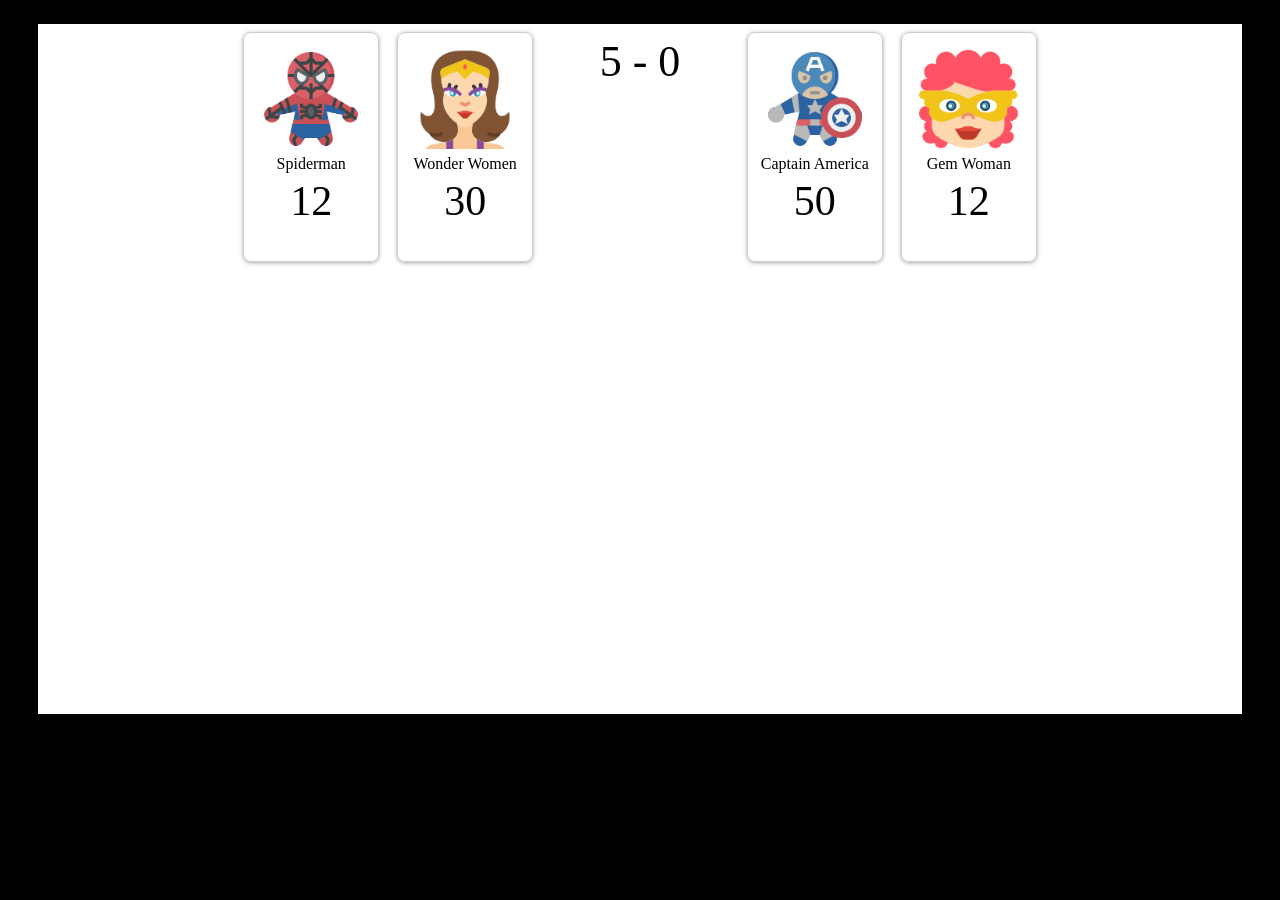
<file: 01.superwars/index.html>
<!DOCTYPE html>
<html lang="en">
<head>
    <meta charset="utf-8">
    <meta name="viewport" content="width=device-width, initial-scale=1">
    <title>Document</title>
    <link rel="stylesheet" href="style.css">
</head>

<body>
    <main class="game">
        <section class="team">
            <article class="hero"><img src="assets/super-1.png" alt="Spiderman">
                <p>Spiderman</p><strong>12</strong>
            </article>
            <article class="hero"><img src="assets/super-3.png" alt="Wonder Women">
                <p>Wonder Women</p><strong>30</strong>
            </article>
        </section>
        <div class="score">5 - 0</div>
        <section class="team">
            <article class="hero"><img src="assets/super-2.png" alt="Captain America">
                <p>Captain America</p><strong>50</strong>
            </article>
            <article class="hero"><img src="assets/super-4.png" alt="Gem Woman">
                <p>Gem Woman</p><strong>12</strong>
            </article>
        </section>
    </main>
</body>

</html>
</file>
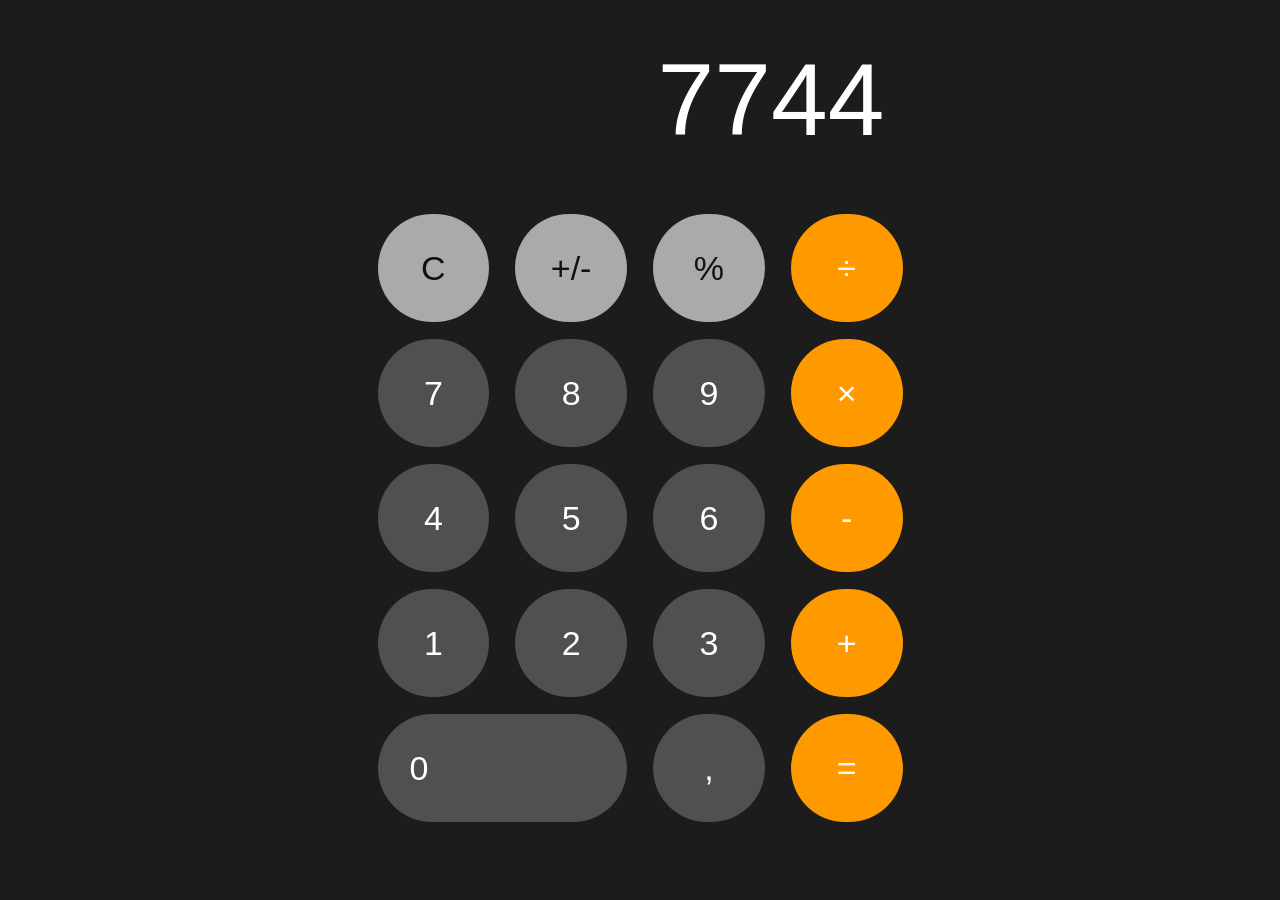
<file: 02.calculator/index.html>
<!DOCTYPE html>
<html lang="en">
<head>
    <meta charset="utf-8">
    <meta name="viewport" content="width=device-width, initial-scale=1">
    <title>Document</title>
    <link rel="stylesheet" href="style.css">
</head>

<body>
    <main class="calculator">
        <div class="display">7744</div>
        <section class="keys">
            <button class="light">C</button>
            <button class="light">+/-</button>
            <button class="light">%</button>
            <button class="operator">÷</button>
            <button>7</button>
            <button>8</button>
            <button>9</button>
            <button class="operator">×</button>
            <button>4</button>
            <button>5</button>
            <button>6</button>
            <button class="operator">-</button>
            <button>1</button>
            <button>2</button>
            <button>3</button>
            <button class="operator">+</button>
            <button class="zero">0</button>
            <button>,</button>
            <button class="operator">=</button>
        </section>
    </main>
</body>

</html>
</file>
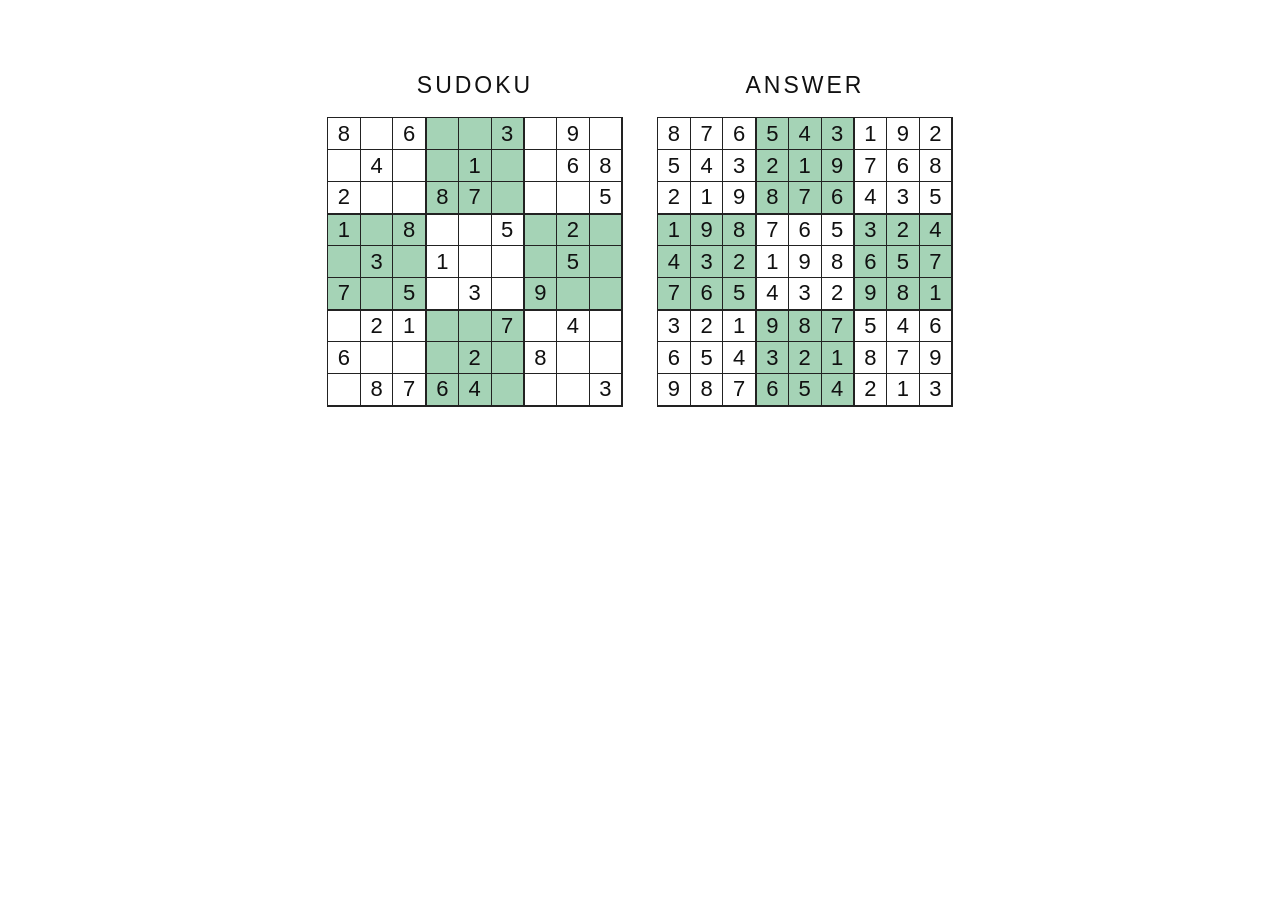
<file: 03.sudoku/index.html>
<!DOCTYPE html>
<html lang="en">
<head>
    <meta charset="utf-8">
    <meta name="viewport" content="width=device-width, initial-scale=1">
    <title>Document</title>
    <link rel="stylesheet" href="style.css">
</head>

<body>
    <main class="boards">
        <section>
            <h1>SUDOKU</h1>
            <table>
                <tbody>
                    <tr>
                        <td>8</td>
                        <td></td>
                        <td>6</td>
                        <td></td>
                        <td></td>
                        <td>3</td>
                        <td></td>
                        <td>9</td>
                        <td></td>
                    </tr>
                    <tr>
                        <td></td>
                        <td>4</td>
                        <td></td>
                        <td></td>
                        <td>1</td>
                        <td></td>
                        <td></td>
                        <td>6</td>
                        <td>8</td>
                    </tr>
                    <tr>
                        <td>2</td>
                        <td></td>
                        <td></td>
                        <td>8</td>
                        <td>7</td>
                        <td></td>
                        <td></td>
                        <td></td>
                        <td>5</td>
                    </tr>
                    <tr>
                        <td>1</td>
                        <td></td>
                        <td>8</td>
                        <td></td>
                        <td></td>
                        <td>5</td>
                        <td></td>
                        <td>2</td>
                        <td></td>
                    </tr>
                    <tr>
                        <td></td>
                        <td>3</td>
                        <td></td>
                        <td>1</td>
                        <td></td>
                        <td></td>
                        <td></td>
                        <td>5</td>
                        <td></td>
                    </tr>
                    <tr>
                        <td>7</td>
                        <td></td>
                        <td>5</td>
                        <td></td>
                        <td>3</td>
                        <td></td>
                        <td>9</td>
                        <td></td>
                        <td></td>
                    </tr>
                    <tr>
                        <td></td>
                        <td>2</td>
                        <td>1</td>
                        <td></td>
                        <td></td>
                        <td>7</td>
                        <td></td>
                        <td>4</td>
                        <td></td>
                    </tr>
                    <tr>
                        <td>6</td>
                        <td></td>
                        <td></td>
                        <td></td>
                        <td>2</td>
                        <td></td>
                        <td>8</td>
                        <td></td>
                        <td></td>
                    </tr>
                    <tr>
                        <td></td>
                        <td>8</td>
                        <td>7</td>
                        <td>6</td>
                        <td>4</td>
                        <td></td>
                        <td></td>
                        <td></td>
                        <td>3</td>
                    </tr>
                </tbody>
            </table>
        </section>
        <section>
            <h1>ANSWER</h1>
            <table class="answer">
                <tbody>
                    <tr>
                        <td>8</td>
                        <td>7</td>
                        <td>6</td>
                        <td>5</td>
                        <td>4</td>
                        <td>3</td>
                        <td>1</td>
                        <td>9</td>
                        <td>2</td>
                    </tr>
                    <tr>
                        <td>5</td>
                        <td>4</td>
                        <td>3</td>
                        <td>2</td>
                        <td>1</td>
                        <td>9</td>
                        <td>7</td>
                        <td>6</td>
                        <td>8</td>
                    </tr>
                    <tr>
                        <td>2</td>
                        <td>1</td>
                        <td>9</td>
                        <td>8</td>
                        <td>7</td>
                        <td>6</td>
                        <td>4</td>
                        <td>3</td>
                        <td>5</td>
                    </tr>
                    <tr>
                        <td>1</td>
                        <td>9</td>
                        <td>8</td>
                        <td>7</td>
                        <td>6</td>
                        <td>5</td>
                        <td>3</td>
                        <td>2</td>
                        <td>4</td>
                    </tr>
                    <tr>
                        <td>4</td>
                        <td>3</td>
                        <td>2</td>
                        <td>1</td>
                        <td>9</td>
                        <td>8</td>
                        <td>6</td>
                        <td>5</td>
                        <td>7</td>
                    </tr>
                    <tr>
                        <td>7</td>
                        <td>6</td>
                        <td>5</td>
                        <td>4</td>
                        <td>3</td>
                        <td>2</td>
                        <td>9</td>
                        <td>8</td>
                        <td>1</td>
                    </tr>
                    <tr>
                        <td>3</td>
                        <td>2</td>
                        <td>1</td>
                        <td>9</td>
                        <td>8</td>
                        <td>7</td>
                        <td>5</td>
                        <td>4</td>
                        <td>6</td>
                    </tr>
                    <tr>
                        <td>6</td>
                        <td>5</td>
                        <td>4</td>
                        <td>3</td>
                        <td>2</td>
                        <td>1</td>
                        <td>8</td>
                        <td>7</td>
                        <td>9</td>
                    </tr>
                    <tr>
                        <td>9</td>
                        <td>8</td>
                        <td>7</td>
                        <td>6</td>
                        <td>5</td>
                        <td>4</td>
                        <td>2</td>
                        <td>1</td>
                        <td>3</td>
                    </tr>
                </tbody>
            </table>
        </section>
    </main>
</body>

</html>
</file>
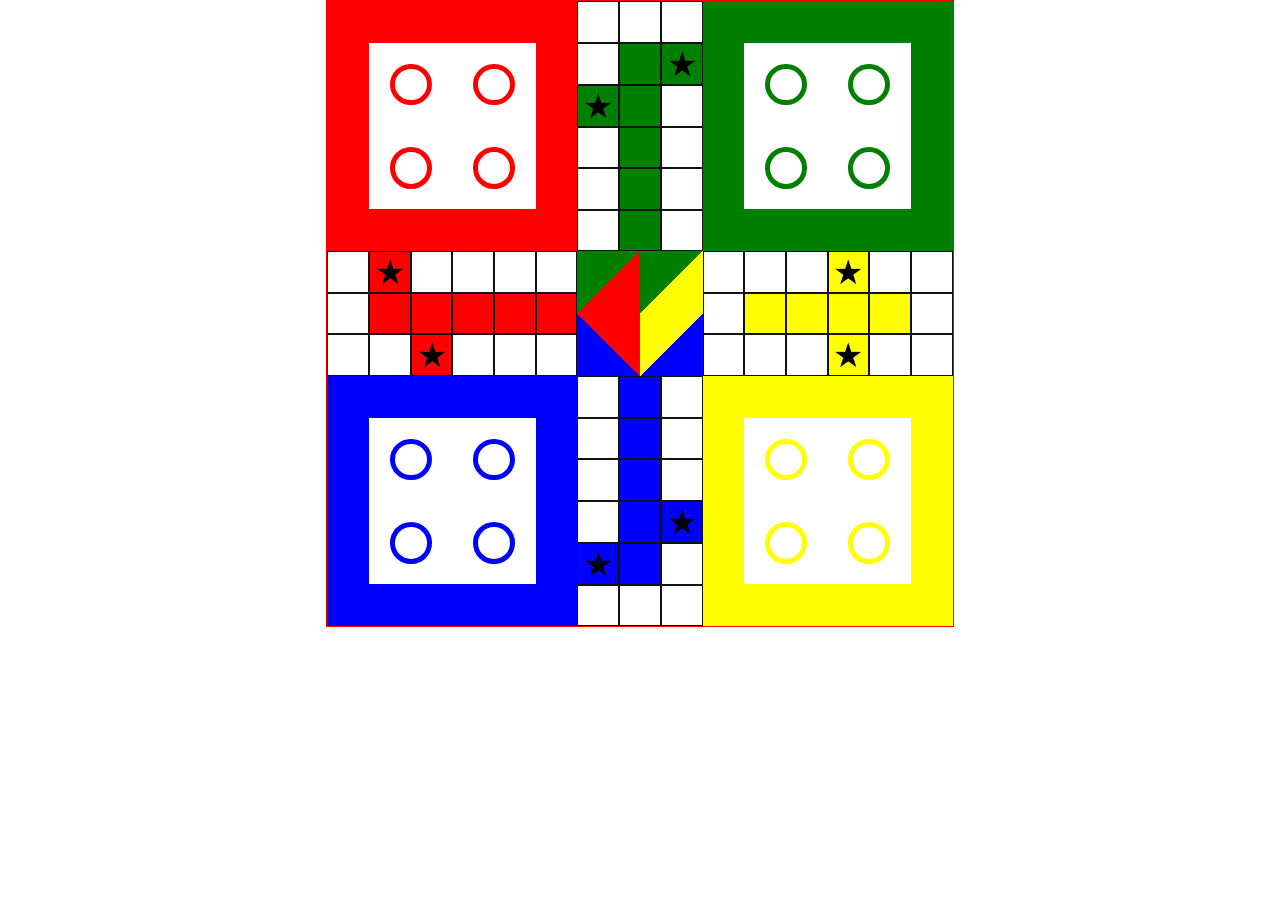
<file: 04.ludo/index.html>
<!DOCTYPE html>
<html lang="en">
<head>
    <meta charset="utf-8">
    <meta name="viewport" content="width=device-width, initial-scale=1">
    <title>Document</title>
    <link rel="stylesheet" href="style.css">
</head>

<body>
    <main class="board">

   
        <section class="home red">
            <div class="yard">
                <i></i>
                <i></i>
                <i></i>
                <i></i>
            </div>
        </section>


        <section class="home green">
            <div class="yard">
                <i></i>
                <i></i>
                <i></i>
                <i></i>
            </div>
        </section>


        <section class="home blue">
            <div class="yard">
                <i></i>
                <i></i>
                <i></i>
                <i></i>
            </div>
        </section>


        <section class="home yellow">
            <div class="yard">
                <i></i>
                <i></i>
                <i></i>
                <i></i>
            </div>
        </section>


        <div class="track top-track">
            <i class="white"></i>
            <i class="white"></i>
            <i class="white"></i>

            <i class="white"></i>
            <i class="green-cell"></i>
            <i class="green-cell star">★</i>

            <i class="green-cell star">★</i>
            <i class="green-cell"></i>
            <i class="white"></i>

            <i class="white"></i>
            <i class="green-cell"></i>
            <i class="white"></i>

            <i class="white"></i>
            <i class="green-cell"></i>
            <i class="white"></i>

            <i class="white"></i>
            <i class="green-cell"></i>
            <i class="white"></i>
        </div>

        <div class="track left-track">
            <i class="white"></i>
            <i class="red-cell star">★</i>
            <i class="white"></i>
            <i class="white"></i>
            <i class="white"></i>
            <i class="white"></i>

            <i class="white"></i>
            <i class="red-cell"></i>
            <i class="red-cell"></i>
            <i class="red-cell"></i>
            <i class="red-cell"></i>
            <i class="red-cell"></i>

            <i class="white"></i>
            <i class="white"></i>
            <i class="red-cell star">★</i>
            <i class="white"></i>
            <i class="white"></i>
            <i class="white"></i>
        </div>


        <div class="track right-track">
            <i class="white"></i>
            <i class="white"></i>
            <i class="white"></i>
            <i class="yellow-cell star">★</i>
            <i class="white"></i>
            <i class="white"></i>

            <i class="white"></i>
            <i class="yellow-cell"></i>
            <i class="yellow-cell"></i>
            <i class="yellow-cell"></i>
            <i class="yellow-cell"></i>
            <i class="white"></i>

            <i class="white"></i>
            <i class="white"></i>
            <i class="white"></i>
            <i class="yellow-cell star">★</i>
            <i class="white"></i>
            <i class="white"></i>
        </div>


        <div class="track bottom-track">
            <i class="white"></i>
            <i class="blue-cell"></i>
            <i class="white"></i>

            <i class="white"></i>
            <i class="blue-cell"></i>
            <i class="white"></i>

            <i class="white"></i>
            <i class="blue-cell"></i>
            <i class="white"></i>

            <i class="white"></i>
            <i class="blue-cell"></i>
            <i class="blue-cell star">★</i>

            <i class="blue-cell star">★</i>
            <i class="blue-cell"></i>
            <i class="white"></i>

            <i class="white"></i>
            <i class="white"></i>
            <i class="white"></i>
        </div>

        <div class="center">
            <i></i>
            <i></i>
            <i></i>
            <i></i>
        </div>

    </main>
</body>

</html>
</file>
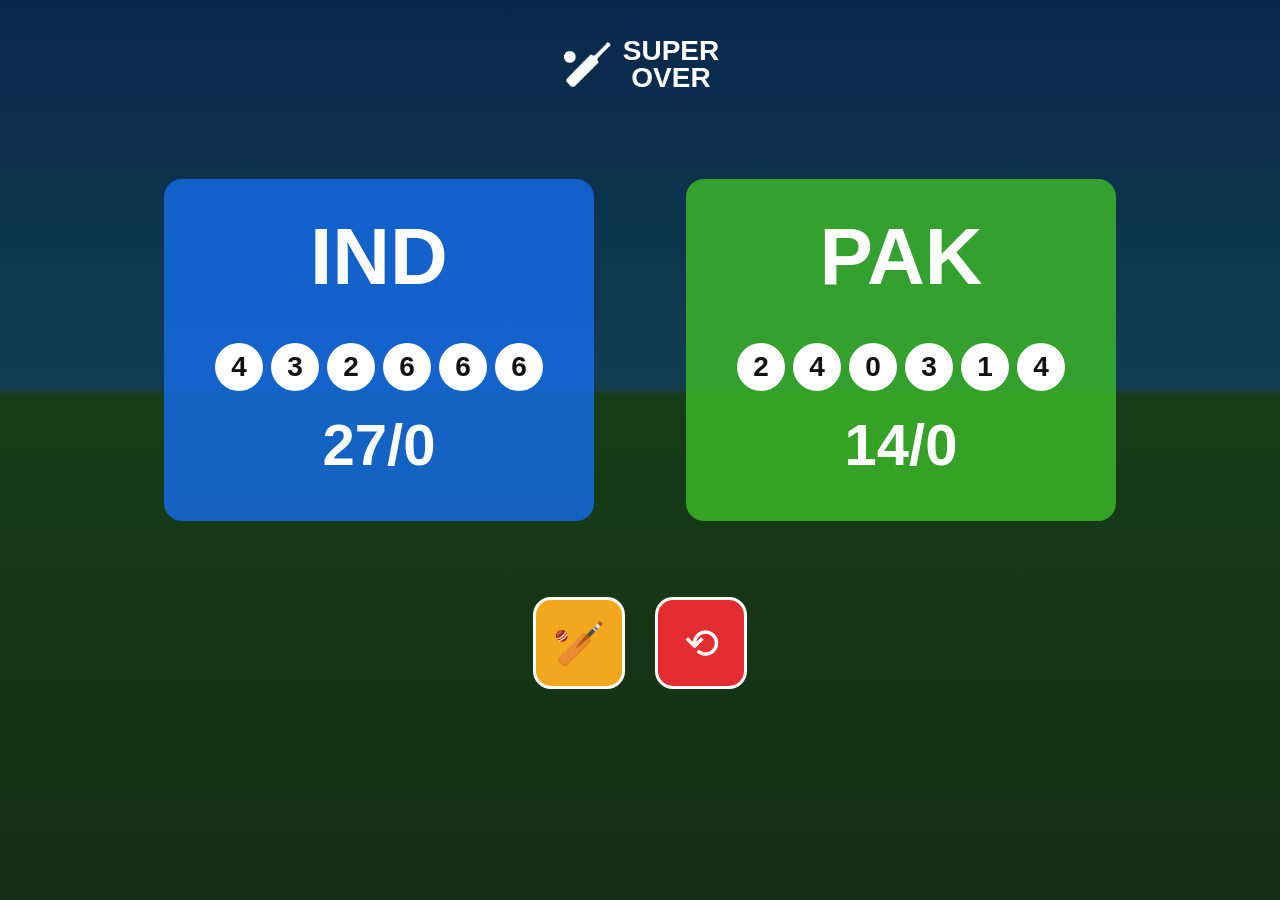
<file: 05.superover/index.html>
<!DOCTYPE html>
<html lang="en">

<head>
    <meta charset="utf-8">
    <meta name="viewport" content="width=device-width, initial-scale=1">
    <title>Super Over</title>
    <link rel="stylesheet" href="style.css">
</head>

<body>
    <main class="scoreboard">
        <header>
            <span>🏏</span>
            <strong>SUPER<br>OVER</strong>
        </header>

        <section class="scores">
            <article class="india">
                <h1>IND</h1>
                <div class="balls">
                    <b>4</b>
                    <b>3</b>
                    <b>2</b>
                    <b>6</b>
                    <b>6</b>
                    <b>6</b>
                </div>
                <h2>27/0</h2>
            </article>

            <article class="pakistan">
                <h1>PAK</h1>
                <div class="balls">
                    <b>2</b>
                    <b>4</b>
                    <b>0</b>
                    <b>3</b>
                    <b>1</b>
                    <b>4</b>
                </div>
                <h2>14/0</h2>
            </article>
        </section>

        <footer>
            <button>🏏</button>
            <button>⟲</button>
        </footer>
    </main>
</body>

</html>
</file>
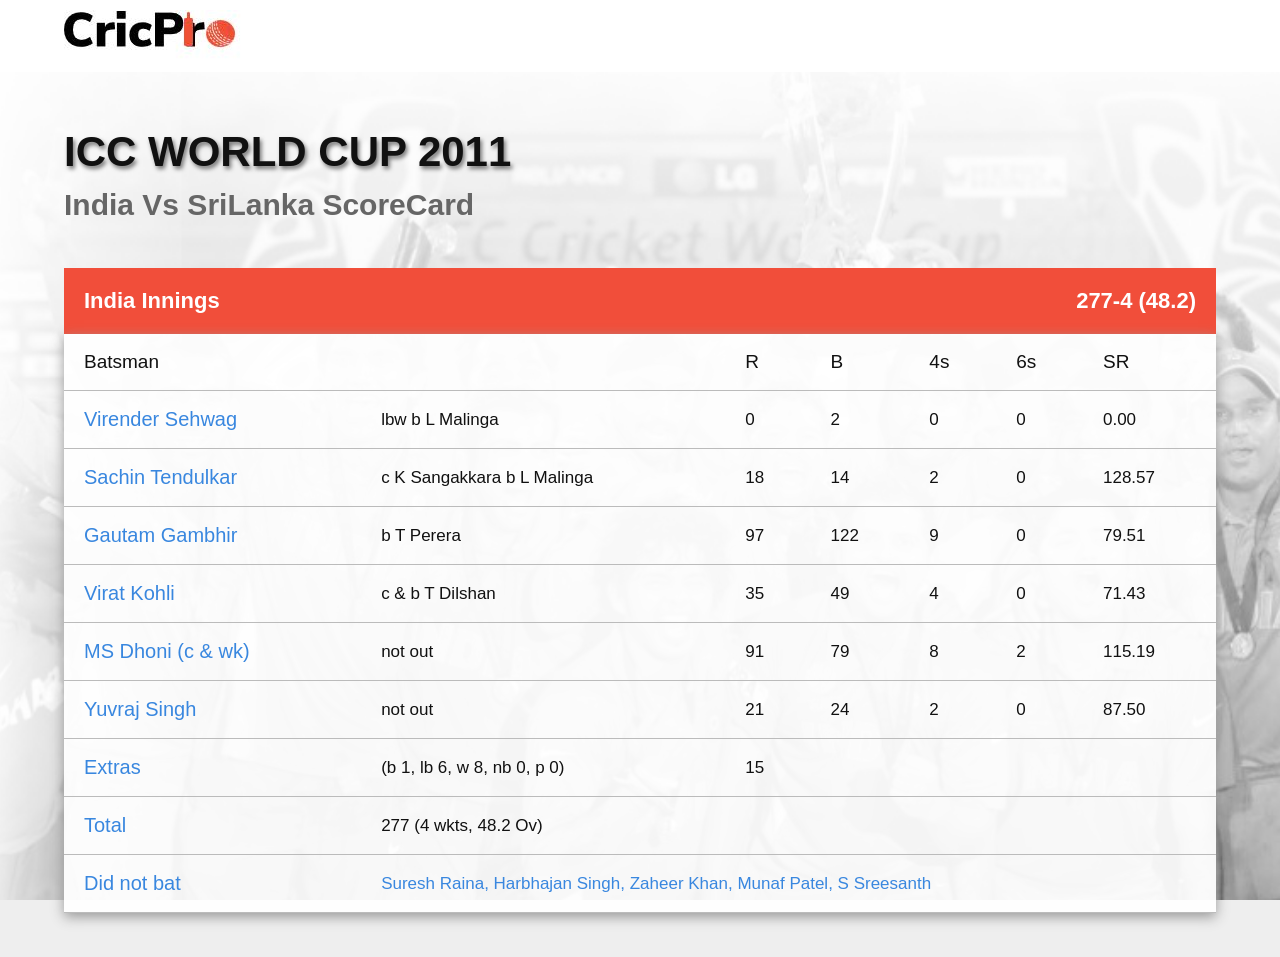
<file: 06.cricket_app/index.html>
<!doctype html>
<html lang="en">

<head>
    <meta charset="utf-8">
    <meta name="viewport" content="width=device-width, initial-scale=1">
    <title>Cricket World Cup 2011</title>
    <link rel="stylesheet" href="style.css">
</head>

<body>
    <header class="top"><img src="assets/logo.jpg" alt="Cricket logo"></header>
    <main>
        <h1>ICC WORLD CUP 2011</h1>
        <h2>India Vs SriLanka ScoreCard</h2>
        <section class="innings"><strong>India Innings</strong><strong>277-4 (48.2)</strong></section>
        <table>
            <thead>
                <tr>
                    <th>Batsman</th>
                    <th></th>
                    <th>R</th>
                    <th>B</th>
                    <th>4s</th>
                    <th>6s</th>
                    <th>SR</th>
                </tr>
            </thead>
            <tbody>
                <tr>
                    <td>Virender Sehwag</td>
                    <td>lbw b L Malinga</td>
                    <td>0</td>
                    <td>2</td>
                    <td>0</td>
                    <td>0</td>
                    <td>0.00</td>
                </tr>
                <tr>
                    <td>Sachin Tendulkar</td>
                    <td>c K Sangakkara b L Malinga</td>
                    <td>18</td>
                    <td>14</td>
                    <td>2</td>
                    <td>0</td>
                    <td>128.57</td>
                </tr>
                <tr>
                    <td>Gautam Gambhir</td>
                    <td>b T Perera</td>
                    <td>97</td>
                    <td>122</td>
                    <td>9</td>
                    <td>0</td>
                    <td>79.51</td>
                </tr>
                <tr>
                    <td>Virat Kohli</td>
                    <td>c &amp; b T Dilshan</td>
                    <td>35</td>
                    <td>49</td>
                    <td>4</td>
                    <td>0</td>
                    <td>71.43</td>
                </tr>
                <tr>
                    <td>MS Dhoni (c &amp; wk)</td>
                    <td>not out</td>
                    <td>91</td>
                    <td>79</td>
                    <td>8</td>
                    <td>2</td>
                    <td>115.19</td>
                </tr>
                <tr>
                    <td>Yuvraj Singh</td>
                    <td>not out</td>
                    <td>21</td>
                    <td>24</td>
                    <td>2</td>
                    <td>0</td>
                    <td>87.50</td>
                </tr>
                <tr>
                    <td>Extras</td>
                    <td>(b 1, lb 6, w 8, nb 0, p 0)</td>
                    <td colspan="5">15</td>
                </tr>
                <tr>
                    <td>Total</td>
                    <td colspan="6">277 (4 wkts, 48.2 Ov)</td>
                </tr>
                <tr>
                    <td>Did not bat</td>
                    <td colspan="6" class="blue">Suresh Raina, Harbhajan Singh, Zaheer Khan, Munaf Patel, S Sreesanth
                    </td>
                </tr>
            </tbody>
        </table>
    </main>
</body>

</html>
</file>
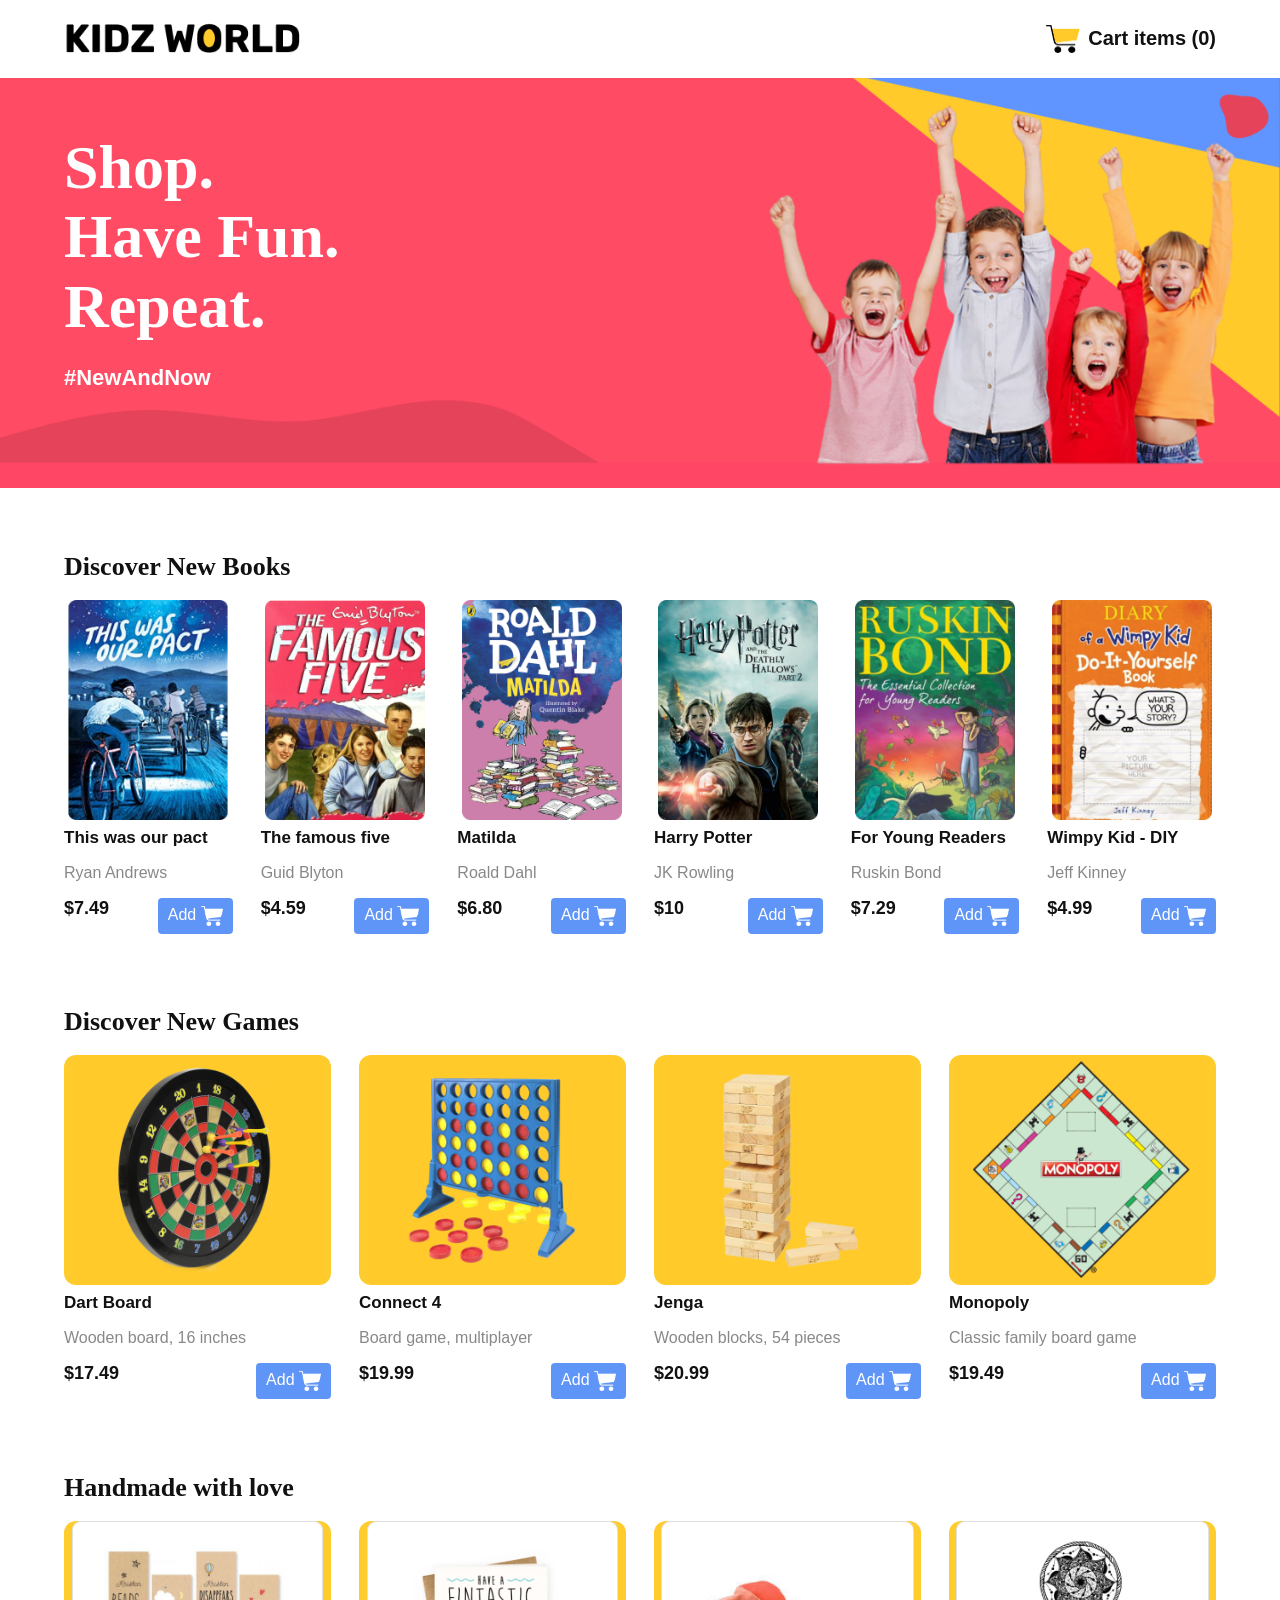
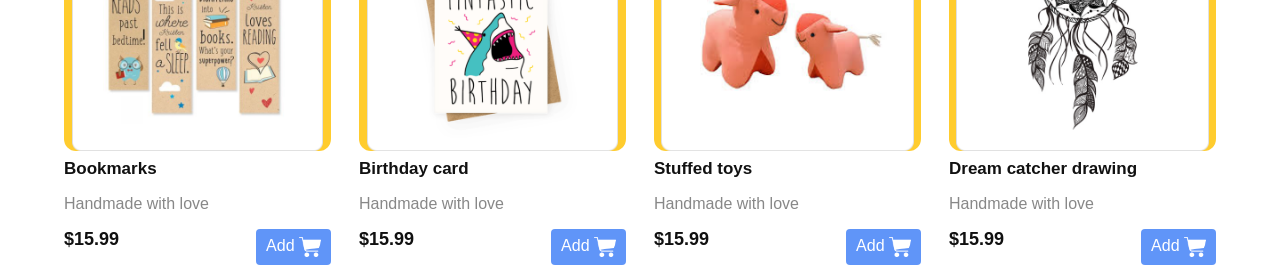
<file: 07.kidz-world/index.html>
<!DOCTYPE html>
<html lang="en">
<head>
    <meta charset="utf-8">
    <meta name="viewport" content="width=device-width, initial-scale=1">
    <title>Kidz World</title>
    <link rel="stylesheet" href="style.css">
</head>

<body>
    <header class="bar"><img src="assets/kw-logo.png" alt="Kidz World"><strong><img src="assets/cart-icon.png" alt="">
            Cart items (0)</strong></header>
    <main>
        <section class="hero">
            <h1>Shop.<br>Have Fun.<br>Repeat.</h1>
            <h2>#NewAndNow</h2>
        </section>
        <section class="products">
            <h2>Discover New Books</h2>
            <div class="cards">
                <article><img src="assets/book1.png" alt="This was our pact">
                    <h3>This was our pact</h3>
                    <p>Ryan Andrews</p><strong>$7.49</strong><button>Add <img src="assets/cart-icon-white.png"
                            alt=""></button>
                </article>
                <article><img src="assets/book2.png" alt="The famous five">
                    <h3>The famous five</h3>
                    <p>Guid Blyton</p><strong>$4.59</strong><button>Add <img src="assets/cart-icon-white.png"
                            alt=""></button>
                </article>
                <article><img src="assets/book3.png" alt="Matilda">
                    <h3>Matilda</h3>
                    <p>Roald Dahl</p><strong>$6.80</strong><button>Add <img src="assets/cart-icon-white.png"
                            alt=""></button>
                </article>
                <article><img src="assets/book4.png" alt="Harry Potter">
                    <h3>Harry Potter</h3>
                    <p>JK Rowling</p><strong>$10</strong><button>Add <img src="assets/cart-icon-white.png"
                            alt=""></button>
                </article>
                <article><img src="assets/book5.png" alt="For Young Readers">
                    <h3>For Young Readers</h3>
                    <p>Ruskin Bond</p><strong>$7.29</strong><button>Add <img src="assets/cart-icon-white.png"
                            alt=""></button>
                </article>
                <article><img src="assets/book6.png" alt="Wimpy Kid - DIY">
                    <h3>Wimpy Kid - DIY</h3>
                    <p>Jeff Kinney</p><strong>$4.99</strong><button>Add <img src="assets/cart-icon-white.png"
                            alt=""></button>
                </article>
            </div>
        </section>
        <section class="products">
            <h2>Discover New Games</h2>
            <div class="cards games">
                <article><img src="assets/dart-board.png" alt="Dart Board">
                    <h3>Dart Board</h3>
                    <p>Wooden board, 16 inches</p><strong>$17.49</strong><button>Add <img
                            src="assets/cart-icon-white.png" alt=""></button>
                </article>
                <article><img src="assets/connect-four.png" alt="Connect 4">
                    <h3>Connect 4</h3>
                    <p>Board game, multiplayer</p><strong>$19.99</strong><button>Add <img
                            src="assets/cart-icon-white.png" alt=""></button>
                </article>
                <article><img src="assets/jenga.png" alt="Jenga">
                    <h3>Jenga</h3>
                    <p>Wooden blocks, 54 pieces</p><strong>$20.99</strong><button>Add <img
                            src="assets/cart-icon-white.png" alt=""></button>
                </article>
                <article><img src="assets/monopoly.png" alt="Monopoly">
                    <h3>Monopoly</h3>
                    <p>Classic family board game</p><strong>$19.49</strong><button>Add <img
                            src="assets/cart-icon-white.png" alt=""></button>
                </article>
            </div>
        </section>
        <section class="products">
            <h2>Handmade with love</h2>
            <div class="cards games">
                <article><img src="assets/bookmarks.png" alt="Bookmarks">
                    <h3>Bookmarks</h3>
                    <p>Handmade with love</p><strong>$15.99</strong><button>Add <img src="assets/cart-icon-white.png"
                            alt=""></button>
                </article>
                <article><img src="assets/birthday-card.png" alt="Birthday card">
                    <h3>Birthday card</h3>
                    <p>Handmade with love</p><strong>$15.99</strong><button>Add <img src="assets/cart-icon-white.png"
                            alt=""></button>
                </article>
                <article><img src="assets/stuffed-toy.png" alt="Stuffed toys">
                    <h3>Stuffed toys</h3>
                    <p>Handmade with love</p><strong>$15.99</strong><button>Add <img src="assets/cart-icon-white.png"
                            alt=""></button>
                </article>
                <article><img src="assets/dream-catcher.png" alt="Dream catcher drawing">
                    <h3>Dream catcher drawing</h3>
                    <p>Handmade with love</p><strong>$15.99</strong><button>Add <img src="assets/cart-icon-white.png"
                            alt=""></button>
                </article>
            </div>
        </section>
    </main>
</body>

</html>
</file>
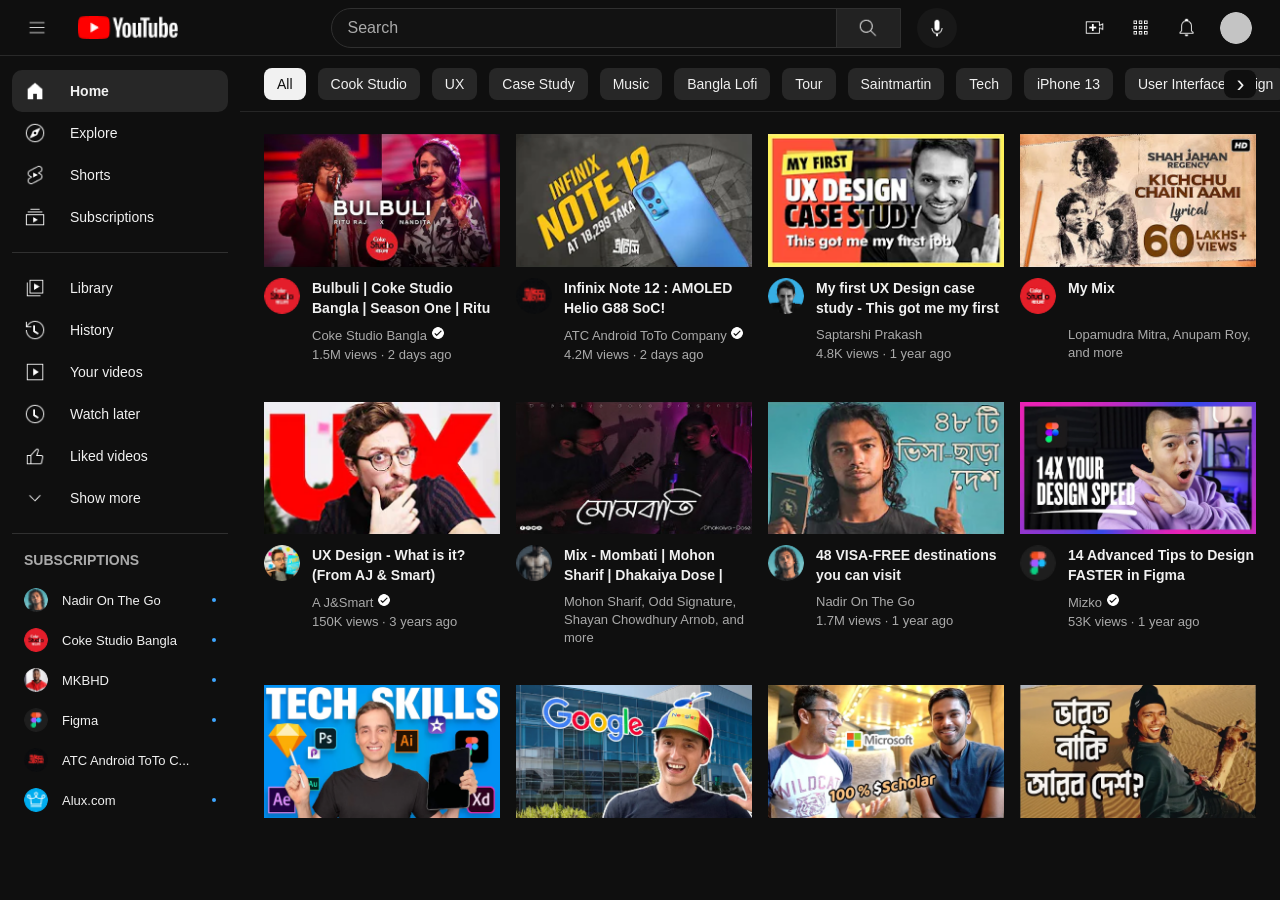
<file: 08.youtube/index.html>
<!DOCTYPE html>
<html lang="en">

<head>
    <meta charset="UTF-8">
    <meta name="viewport" content="width=device-width, initial-scale=1.0">
    <title>Document</title>
    <link rel="stylesheet" href="style.css">
</head>

<body>
    <input class="sidebar-toggle" type="checkbox" id="sidebar-toggle">

    <header class="topbar">
        <div class="brand">
            <label class="icon-button" for="sidebar-toggle">
                <img src="assets/hambarger.png">
            </label>
            <img class="logo" src="assets/Youtube logo.png">
        </div>

        <div class="search-wrap">
            <div class="search-box">
                <input type="text" placeholder="Search">
                <button>
                    <img src="assets/search.png">
                </button>
            </div>

            <button class="mic">
                <img src="assets/mic.png">
            </button>
        </div>

        <div class="actions">
            <button>
                <img src="assets/create.png">
            </button>
            <button>
                <img src="assets/more.png">
            </button>
            <button>
                <img src="assets/bell.png">
            </button>
            <img class="user-avatar" src="assets/Ellipse 4-1.png">
        </div>
    </header>

    <aside class="sidebar">
        <nav class="primary-nav">
            <a class="nav-item active" href="#">
                <img src="assets/home.png">
                <span>Home</span>
            </a>

            <a class="nav-item" href="#">
                <img src="assets/explore.png">
                <span>Explore</span>
            </a>

            <a class="nav-item" href="#">
                <img src="assets/shorts.png">
                <span>Shorts</span>
            </a>

            <a class="nav-item" href="#">
                <img src="assets/subscription.png">
                <span>Subscriptions</span>
            </a>

            <div class="divider"></div>

            <a class="nav-item" href="#">
                <img src="assets/library.png">
                <span>Library</span>
            </a>

            <a class="nav-item" href="#">
                <img src="assets/history.png">
                <span>History</span>
            </a>

            <a class="nav-item" href="#">
                <img src="assets/your_video.png">
                <span>Your videos</span>
            </a>

            <a class="nav-item" href="#">
                <img src="assets/watch_later.png">
                <span>Watch later</span>
            </a>

            <a class="nav-item" href="#">
                <img src="assets/liked.png">
                <span>Liked videos</span>
            </a>

            <a class="nav-item" href="#">
                <img src="assets/down_arrow.png">
                <span>Show more</span>
            </a>

            <div class="divider"></div>

            <h3>SUBSCRIPTIONS</h3>

            <a class="subscription" href="#">
                <img src="assets/Ellipse 1.png">
                <span>Nadir On The Go</span>
                <i></i>
            </a>

            <a class="subscription" href="#">
                <img src="assets/Ellipse 1 (1).png">
                <span>Coke Studio Bangla</span>
                <i></i>
            </a>

            <a class="subscription" href="#">
                <img src="assets/Ellipse 1 (2).png">
                <span>MKBHD</span>
                <i></i>
            </a>

            <a class="subscription" href="#">
                <img src="assets/Ellipse 1 (3).png">
                <span>Figma</span>
                <i></i>
            </a>

            <a class="subscription" href="#">
                <img src="assets/Ellipse 1 (4).png">
                <span>ATC Android ToTo C...</span>
            </a>

            <a class="subscription" href="#">
                <img src="assets/Ellipse 1 (5).png">
                <span>Alux.com</span>
                <i></i>
            </a>
        </nav>
    </aside>

    <main class="main-content">
        <div class="topics">
            <button class="selected">All</button>
            <button>Cook Studio</button>
            <button>UX</button>
            <button>Case Study</button>
            <button>Music</button>
            <button>Bangla Lofi</button>
            <button>Tour</button>
            <button>Saintmartin</button>
            <button>Tech</button>
            <button>iPhone 13</button>
            <button>User Interface Design</button>
            <button>Computer</button>
            <button>Design</button>
            <button>Gaming</button>
            <button>News</button>
            <button>Live</button>
            <button>Recently uploaded</button>
            <button>Watched</button>
            <button>Learning</button>
            <button>Podcasts</button>
            <button>Travel</button>
            <button class="next" type="button">›</button>
        </div>

        <section class="videos">
            <article class="video-card">
                <img class="thumbnail" src="assets/Thumbnail-8.png">
                <div class="details">
                    <img class="avatar" src="assets/Ellipse 1 (1).png">
                    <div>
                        <h2>Bulbuli | Coke Studio Bangla | Season One | Ritu Rai X Nandita</h2>
                        <p>
                            Coke Studio Bangla
                            <img class="verified" src="assets/verified.png">
                        </p>
                        <p>1.5M views · 2 days ago</p>
                    </div>
                </div>
            </article>

            <article class="video-card">
                <img class="thumbnail" src="assets/Thumbnail-9.png">
                <div class="details">
                    <img class="avatar" src="assets/Ellipse 1 (4).png">
                    <div>
                        <h2>Infinix Note 12 : AMOLED Helio G88 SoC!</h2>
                        <p>
                            ATC Android ToTo Company
                            <img class="verified" src="assets/verified.png">
                        </p>
                        <p>4.2M views · 2 days ago</p>
                    </div>
                </div>
            </article>

            <article class="video-card">
                <img class="thumbnail" src="assets/Thumbnail-10.png">
                <div class="details">
                    <img class="avatar" src="assets/Ellipse 4 (3).png">
                    <div>
                        <h2>My first UX Design case study - This got me my first job.</h2>
                        <p>Saptarshi Prakash</p>
                        <p>4.8K views · 1 year ago</p>
                    </div>
                </div>
            </article>

            <article class="video-card">
                <img class="thumbnail" src="assets/Thumbnail-11.png">
                <div class="details">
                    <img class="avatar" src="assets/Ellipse 4 (1).png">
                    <div>
                        <h2>My Mix</h2>
                        <p>Lopamudra Mitra, Anupam Roy, and more</p>
                    </div>
                </div>
            </article>

            <article class="video-card">
                <img class="thumbnail" src="assets/Thumbnail-4.png">
                <div class="details">
                    <img class="avatar" src="assets/Ellipse 4 (4).png">
                    <div>
                        <h2>UX Design - What is it? (From AJ &amp; Smart)</h2>
                        <p>
                            A J&amp;Smart
                            <img class="verified" src="assets/verified.png">
                        </p>
                        <p>150K views · 3 years ago</p>
                    </div>
                </div>
            </article>

            <article class="video-card">
                <img class="thumbnail" src="assets/Thumbnail-5.png">
                <div class="details">
                    <img class="avatar" src="assets/Ellipse 1 (6).png">
                    <div>
                        <h2>Mix - Mombati | Mohon Sharif | Dhakaiya Dose | Mahib Ahsan ft Anika</h2>
                        <p>Mohon Sharif, Odd Signature, Shayan Chowdhury Arnob, and more</p>
                    </div>
                </div>
            </article>

            <article class="video-card">
                <img class="thumbnail" src="assets/Thumbnail-6.png">
                <div class="details">
                    <img class="avatar" src="assets/Ellipse 4 (5).png">
                    <div>
                        <h2>48 VISA-FREE destinations you can visit</h2>
                        <p>Nadir On The Go</p>
                        <p>1.7M views · 1 year ago</p>
                    </div>
                </div>
            </article>

            <article class="video-card">
                <img class="thumbnail" src="assets/Thumbnail-7.png">
                <div class="details">
                    <img class="avatar" src="assets/Ellipse 1 (3).png">
                    <div>
                        <h2>14 Advanced Tips to Design FASTER in Figma</h2>
                        <p>
                            Mizko
                            <img class="verified" src="assets/verified.png">
                        </p>
                        <p>53K views · 1 year ago</p>
                    </div>
                </div>
            </article>

            <article class="video-card">
                <img class="thumbnail" src="assets/Thumbnail-1.png">
            </article>

            <article class="video-card">
                <img class="thumbnail" src="assets/Thumbnail-2.png">
            </article>

            <article class="video-card">
                <img class="thumbnail" src="assets/Thumbnail-3.png">
            </article>

            <article class="video-card">
                <img class="thumbnail" src="assets/Thumbnail.png">
            </article>
        </section>
    </main>
</body>

</html>
</file>
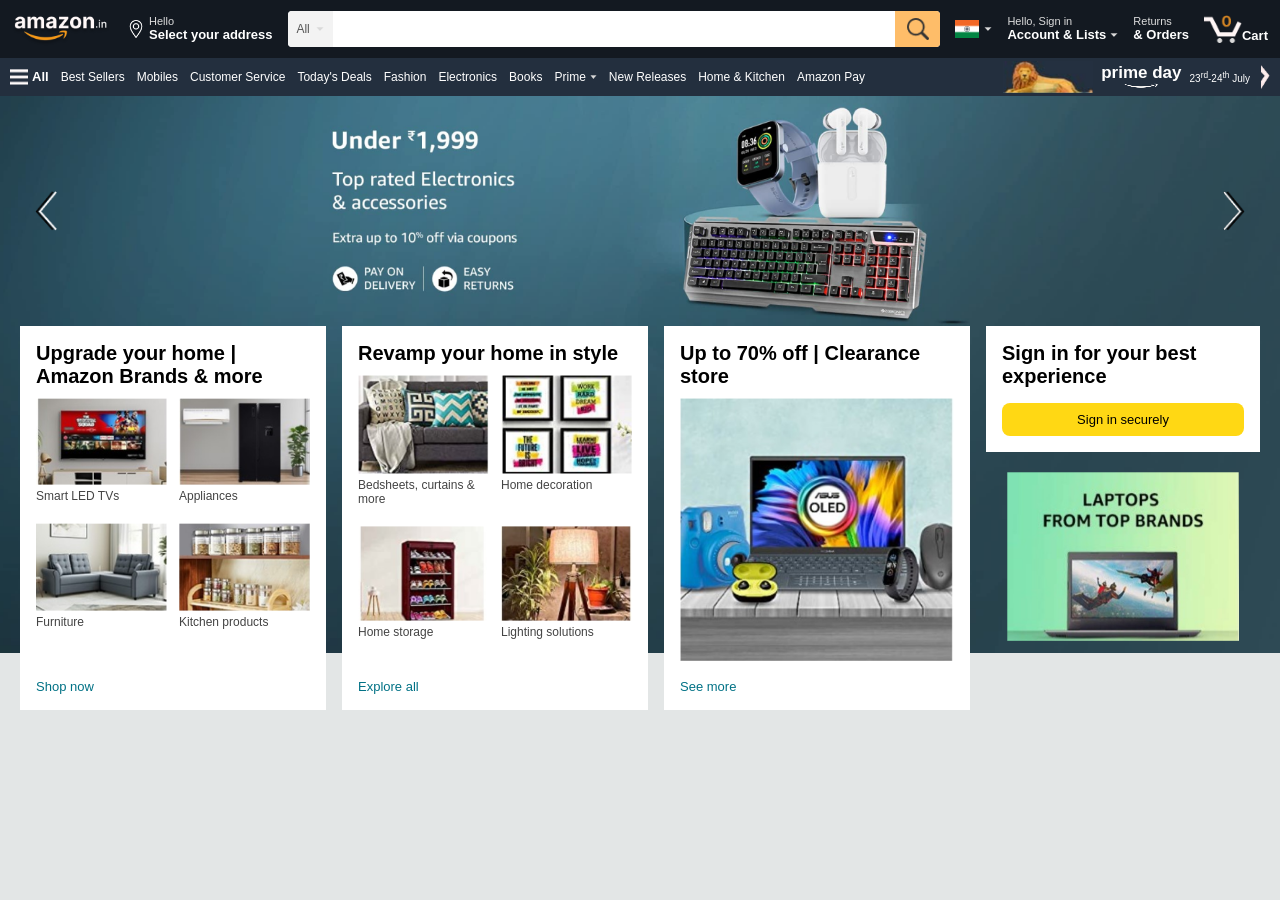
<file: 09.amazon/index.html>
<!DOCTYPE html>
<html lang="en">

<head>
    <meta charset="UTF-8">
    <meta name="viewport" content="width=device-width, initial-scale=1.0">
    <title>Document</title>
    <link rel="stylesheet" href="style.css">
</head>

<body>
    <header class="header">
        <img class="logo" src="assets/logo.png" alt="Amazon">

        <div class="location">
            <img src="assets/location.png" alt="">
            <div>
                <p>Hello</p>
                <h4>Select your address</h4>
            </div>
        </div>

        <div class="search-bar">
            <div class="search-all">
                <span>All</span>
                <img src="assets/down arrow.png" alt="">
            </div>

            <input type="text">

            <button class="search-button">
                <img src="assets/search icon.png" alt="">
            </button>
        </div>

        <div class="country">
            <img class="flag" src="assets/indian flag.png" alt="">
            <img class="arrow" src="assets/down arrow.png" alt="">
        </div>

        <div class="account">
            <p>Hello, Sign in</p>
            <div>
                <h4>Account &amp; Lists</h4>
                <img src="assets/down arrow.png" alt="">
            </div>
        </div>

        <div class="orders">
            <p>Returns</p>
            <h4>&amp; Orders</h4>
        </div>

        <div class="cart">
            <img src="assets/cart icon.png" alt="">
            <h4>Cart</h4>
        </div>
    </header>

    <nav class="navbar">
        <div class="nav-links">
            <div class="menu">
                <img src="assets/ham burger icon.png" alt="">
                <span>All</span>
            </div>

            <a href="#">Best Sellers</a>
            <a href="#">Mobiles</a>
            <a href="#">Customer Service</a>
            <a href="#">Today's Deals</a>
            <a href="#">Fashion</a>
            <a href="#">Electronics</a>
            <a href="#">Books</a>

            <div class="prime">
                <a href="#">Prime</a>
                <img src="assets/down arrow.png" alt="">
            </div>

            <a href="#">New Releases</a>
            <a href="#">Home &amp; Kitchen</a>
            <a href="#">Amazon Pay</a>
        </div>

        <div class="prime-banner">
            <img class="lion" src="assets/lion.png" alt="">

            <div class="prime-day">
                <h3>prime day</h3>
                <img src="assets/amazon design.png" alt="">
            </div>

            <p>23<sup>rd</sup>-24<sup>th</sup> July</p>

            <img class="right-icon" src="assets/top bar right.png" alt="">
        </div>
    </nav>

    <main class="main">
        <div class="banner">
            <img src="assets/left arrow.png" alt="">
            <img src="assets/right arrow.png" alt="">
        </div>

        <div class="products">
            <div class="box">
                <h2>Upgrade your home | Amazon Brands &amp; more</h2>

                <div class="product-row">
                    <div class="product">
                        <img src="assets/image 17.png" alt="">
                        <p>Smart LED TVs</p>
                    </div>

                    <div class="product">
                        <img src="assets/image 18.png" alt="">
                        <p>Appliances</p>
                    </div>
                </div>

                <div class="product-row">
                    <div class="product">
                        <img src="assets/image 20.png" alt="">
                        <p>Furniture</p>
                    </div>

                    <div class="product">
                        <img src="assets/image 19.png" alt="">
                        <p>Kitchen products</p>
                    </div>
                </div>

                <a class="shop-link" href="#">Shop now</a>
            </div>

            <div class="box">
                <h2>Revamp your home in style</h2>

                <div class="product-row">
                    <div class="product">
                        <img src="assets/image 25.png" alt="">
                        <p>Bedsheets, curtains &amp; more</p>
                    </div>

                    <div class="product">
                        <img src="assets/image 24.png" alt="">
                        <p>Home decoration</p>
                    </div>
                </div>

                <div class="product-row">
                    <div class="product">
                        <img src="assets/image 22.png" alt="">
                        <p>Home storage</p>
                    </div>

                    <div class="product">
                        <img src="assets/image 21.png" alt="">
                        <p>Lighting solutions</p>
                    </div>
                </div>

                <a class="shop-link" href="#">Explore all</a>
            </div>

            <div class="box">
                <h2>Up to 70% off | Clearance store</h2>

                <img class="clearance" src="assets/image 26.png" alt="">

                <a class="shop-link" href="#">See more</a>
            </div>

            <div class="last-box">
                <div class="signin-box">
                    <h2>Sign in for your best experience</h2>
                    <button>Sign in securely</button>
                </div>

                <div class="laptop-box">
                    <img src="assets/image 28.png" alt="">
                </div>
            </div>
        </div>
    </main>
</body>

</html>
</file>
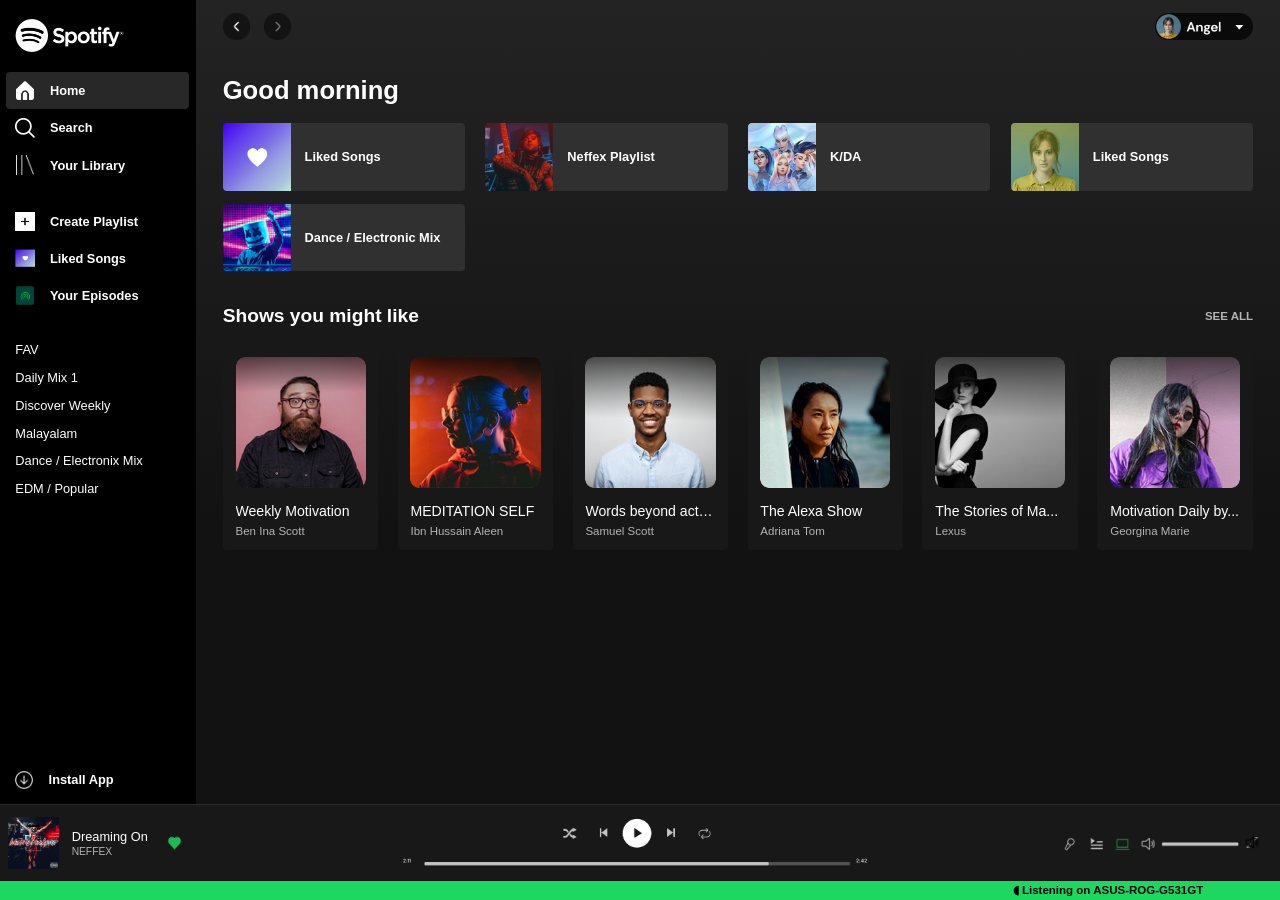
<file: 10.spotify/index.html>
<!DOCTYPE html>
<html lang="en">

<head>
    <meta charset="UTF-8">
    <meta name="viewport" content="width=device-width, initial-scale=1.0">
    <title>Document</title>
    <link rel="stylesheet" href="style.css">
</head>

<body>
    <div class="container">
        <aside class="sidebar">
            <img class="logo" src="assets/Spotify logo.png" alt="Spotify">

            <div class="menu">
                <div class="menu-item active">
                    <img src="assets/Home.png" alt="">
                    <span>Home</span>
                </div>

                <div class="menu-item">
                    <img src="assets/Search.png" alt="">
                    <span>Search</span>
                </div>

                <div class="menu-item">
                    <img src="assets/Your library.png" alt="">
                    <span>Your Library</span>
                </div>
            </div>

            <div class="playlist-menu">
                <div class="menu-item">
                    <img src="assets/Create.png" alt="">
                    <span>Create Playlist</span>
                </div>

                <div class="menu-item">
                    <img src="assets/Group 2.png" alt="">
                    <span>Liked Songs</span>
                </div>

                <div class="menu-item">
                    <img src="assets/your episodes.png" alt="">
                    <span>Your Episodes</span>
                </div>
            </div>

            <div class="favorites">
                <p>FAV</p>
                <p>Daily Mix 1</p>
                <p>Discover Weekly</p>
                <p>Malayalam</p>
                <p>Dance / Electronix Mix</p>
                <p>EDM / Popular</p>
            </div>

            <div class="install">
                <img src="assets/grommet-icons_install-option.png" alt="">
                <span>Install App</span>
            </div>
        </aside>

        <main class="main">
            <header class="topbar">
                <img class="navigation" src="assets/top arrow navigation.png" alt="Navigation">
                <img class="user" src="assets/User.png" alt="Angel">
            </header>

            <section class="morning">
                <h1>Good morning</h1>

                <div class="playlists">
                    <div class="playlist">
                        <img src="assets/Liked.png" alt="">
                        <h4>Liked Songs</h4>
                    </div>

                    <div class="playlist">
                        <img src="assets/image4.png" alt="">
                        <h4>Neffex Playlist</h4>
                    </div>

                    <div class="playlist">
                        <img src="assets/image3.png" alt="">
                        <h4>K/DA</h4>
                    </div>

                    <div class="playlist">
                        <img src="assets/image1.png" alt="">
                        <h4>Liked Songs</h4>
                    </div>

                    <div class="playlist">
                        <img src="assets/image2.png" alt="">
                        <h4>Dance / Electronic Mix</h4>
                    </div>
                </div>
            </section>

            <section class="shows">
                <div class="section-title">
                    <h2>Shows you might like</h2>
                    <a href="#">SEE ALL</a>
                </div>

                <div class="cards">
                    <div class="card">
                        <img src="assets/image9.png" alt="">
                        <h3>Weekly Motivation</h3>
                        <p>Ben Ina Scott</p>
                    </div>

                    <div class="card">
                        <img src="assets/image8.png" alt="">
                        <h3>MEDITATION SELF</h3>
                        <p>Ibn Hussain Aleen</p>
                    </div>

                    <div class="card">
                        <img src="assets/image7.png" alt="">
                        <h3>Words beyond action</h3>
                        <p>Samuel Scott</p>
                    </div>

                    <div class="card">
                        <img src="assets/image6.png" alt="">
                        <h3>The Alexa Show</h3>
                        <p>Adriana Tom</p>
                    </div>

                    <div class="card">
                        <img src="assets/image5.png" alt="">
                        <h3>The Stories of Ma...</h3>
                        <p>Lexus</p>
                    </div>

                    <div class="card">
                        <img src="assets/image10.png" alt="">
                        <h3>Motivation Daily by...</h3>
                        <p>Georgina Marie</p>
                    </div>
                </div>
            </section>
        </main>
    </div>

    <footer>
        <div class="music-player">
            <div class="song">
                <img class="song-cover" src="assets/image11.png" alt="">

                <div class="song-name">
                    <h4>Dreaming On</h4>
                    <p>NEFFEX</p>
                </div>

                <img class="heart" src="assets/bx_bxs-heart.png" alt="">
            </div>

            <div class="player-controls">
                <img src="assets/Music Player Options.png" alt="Music controls">
            </div>

            <div class="right-options">
                <img src="assets/Right options.png" alt="Player options">
            </div>
        </div>

        <div class="device">
            <span>◖ Listening on ASUS-ROG-G531GT</span>
        </div>
    </footer>
</body>

</html>
</file>
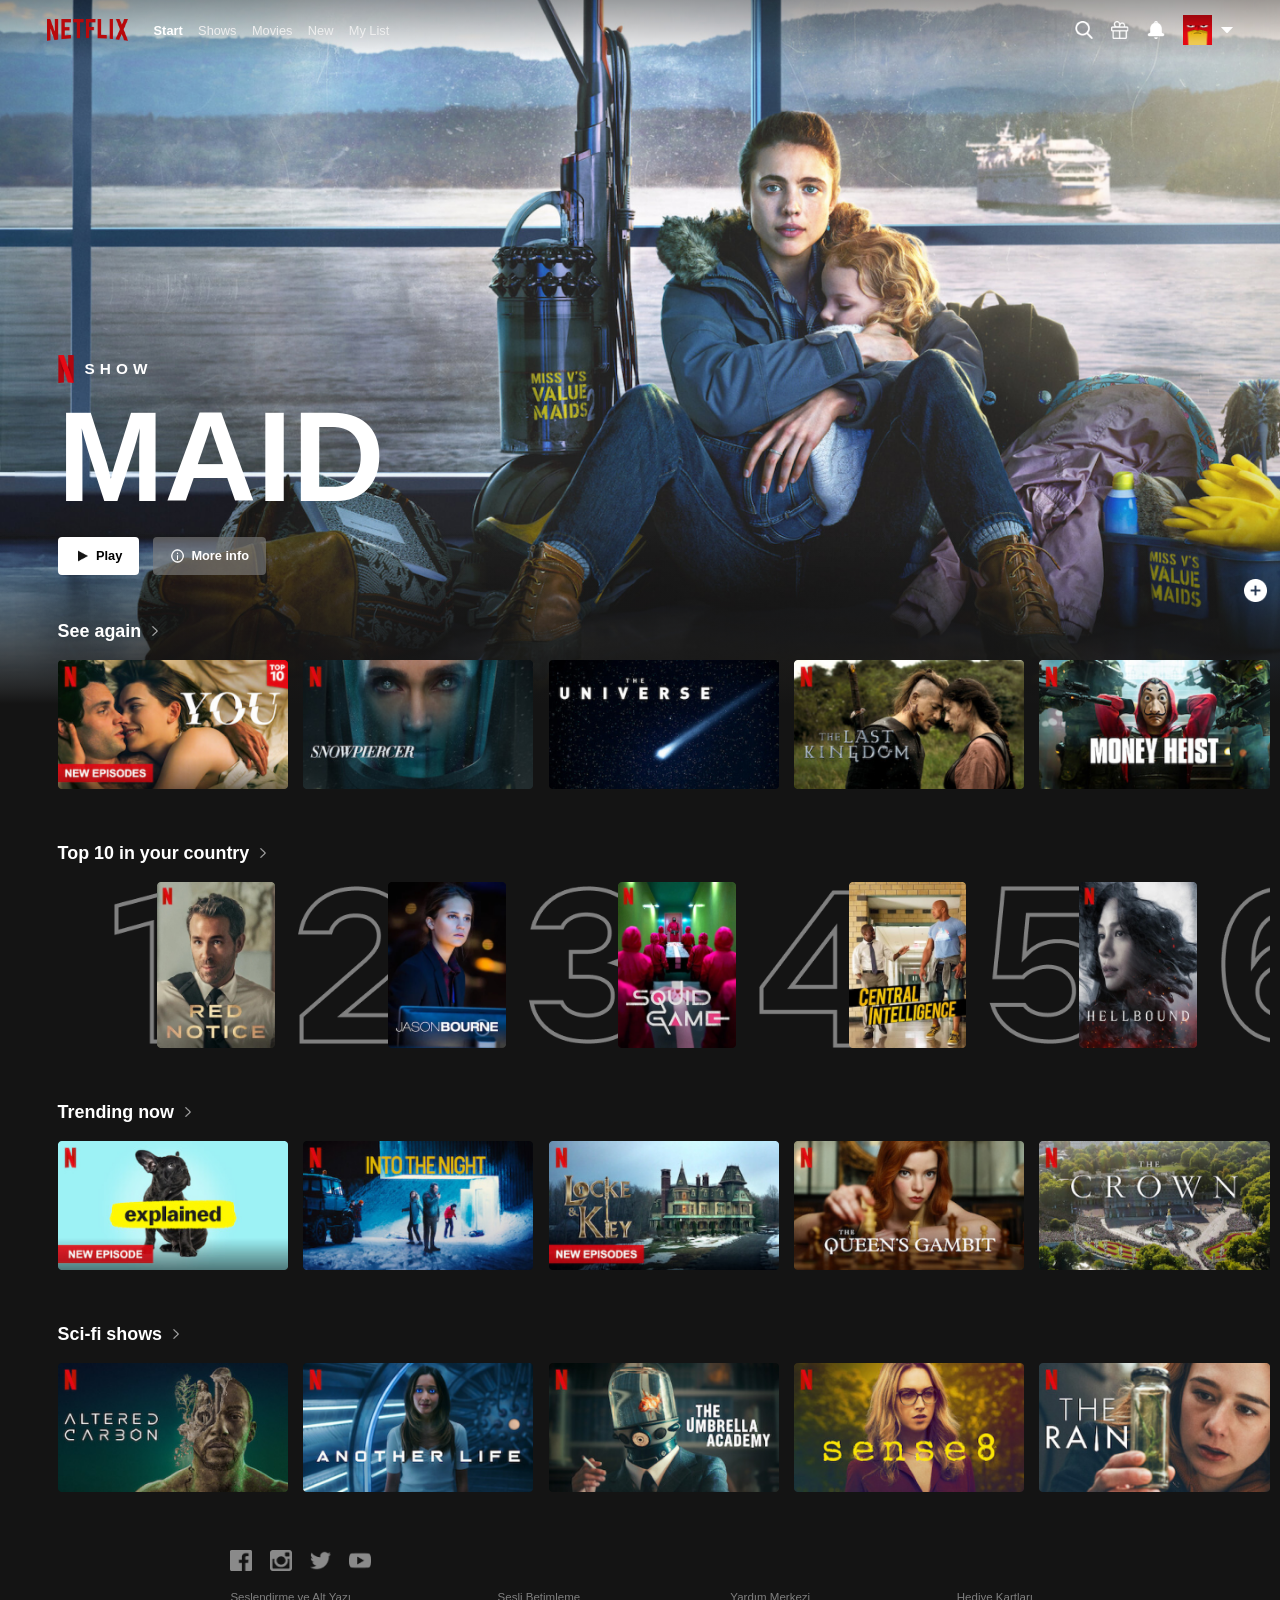
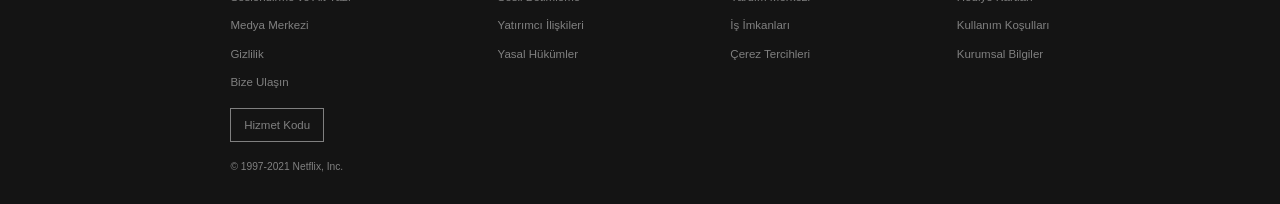
<file: 11.netflix/index.html>
<!DOCTYPE html>
<html lang="en">

<head>
    <meta charset="UTF-8">
    <meta name="viewport" content="width=device-width, initial-scale=1.0">
    <title>Document</title>
    <link rel="stylesheet" href="style.css">
</head>

<body>
    <div class="banner">
        <header class="header">
            <div class="header-left">
                <img class="logo" src="assets/NetflixLogoSvg.png" alt="Netflix">

                <nav class="nav-links">
                    <a class="active" href="#">Start</a>
                    <a href="#">Shows</a>
                    <a href="#">Movies</a>
                    <a href="#">New</a>
                    <a href="#">My List</a>
                </nav>
            </div>

            <div class="header-right">
                <img src="assets/Search.png" alt="Search">
                <img src="assets/GiftBox.png" alt="Gifts">
                <img src="assets/NotificationBell.png" alt="Notifications">
                <img class="profile" src="assets/ProfileIMG.png" alt="Profile">
                <img class="down-arrow" src="assets/DownArrow.png" alt="">
            </div>
        </header>

        <div class="banner-content">
            <div class="show-label">
                <img src="assets/Netflix_Symbol_RGB 1.png" alt="">
                <span>SHOW</span>
            </div>

            <h1>MAID</h1>

            <div class="buttons">
                <button class="play-button">
                    <img src="assets/Play.png" alt="">
                    Play
                </button>

                <button class="info-button">
                    <img src="assets/Detail.png" alt="">
                    More info
                </button>
            </div>
        </div>

        <img class="add-button" src="assets/Add.png" alt="Add">
    </div>

    <main class="main">
        <section class="movie-section first-section">
            <div class="section-title">
                <h2>See again</h2>
                <img src="assets/ArrowRight.png" alt="">
            </div>

            <div class="movie-row">
                <img src="assets/section 1.1.png" alt="You">
                <img src="assets/section 1.2.png" alt="Snowpiercer">
                <img src="assets/section 1.3.png" alt="The Universe">
                <img src="assets/section 1.4.png" alt="The Last Kingdom">
                <img src="assets/section 1.5.png" alt="Money Heist">
            </div>
        </section>

        <section class="movie-section">
            <div class="section-title">
                <h2>Top 10 in your country</h2>
                <img src="assets/ArrowRight.png" alt="">
            </div>

            <div class="top-movies">
                <div class="top-movie">
                    <img class="rank" src="assets/Rank - 01.png" alt="1">
                    <img class="poster" src="assets/section 2.1.png" alt="Red Notice">
                </div>

                <div class="top-movie">
                    <img class="rank" src="assets/Rank - 02.png" alt="2">
                    <img class="poster" src="assets/section 2.2.png" alt="Jason Bourne">
                </div>

                <div class="top-movie">
                    <img class="rank" src="assets/Rank - 03.png" alt="3">
                    <img class="poster" src="assets/section 2.3.png" alt="Squid Game">
                </div>

                <div class="top-movie">
                    <img class="rank" src="assets/Rank - 04.png" alt="4">
                    <img class="poster" src="assets/section 2.4.png" alt="Central Intelligence">
                </div>

                <div class="top-movie">
                    <img class="rank" src="assets/Rank - 05.png" alt="5">
                    <img class="poster" src="assets/section 2.5.png" alt="Hellbound">
                </div>

                <div class="top-movie">
                    <img class="rank" src="assets/Rank - 06.png" alt="6">
                </div>
            </div>
        </section>

        <section class="movie-section">
            <div class="section-title">
                <h2>Trending now</h2>
                <img src="assets/ArrowRight.png" alt="">
            </div>

            <div class="movie-row">
                <img src="assets/section 3.1.png" alt="Explained">
                <img src="assets/section 3.2.png" alt="Into the Night">
                <img src="assets/section 3.3.png" alt="Locke and Key">
                <img src="assets/section 3.4.png" alt="The Queen's Gambit">
                <img src="assets/section 3.5.png" alt="The Crown">
            </div>
        </section>

        <section class="movie-section">
            <div class="section-title">
                <h2>Sci-fi shows</h2>
                <img src="assets/ArrowRight.png" alt="">
            </div>

            <div class="movie-row">
                <img src="assets/section 4.1.png" alt="Altered Carbon">
                <img src="assets/section 4.2.png" alt="Another Life">
                <img src="assets/section 4.3.png" alt="The Umbrella Academy">
                <img src="assets/section 4.4.png" alt="Sense8">
                <img src="assets/section 4.5.png" alt="The Rain">
            </div>
        </section>
    </main>

    <footer class="footer">
        <div class="social-icons">
            <img src="assets/facebook.png" alt="Facebook">
            <img src="assets/instagram.png" alt="Instagram">
            <img src="assets/twitter.png" alt="Twitter">
            <img src="assets/youtube.png" alt="YouTube">
        </div>

        <div class="footer-links">
            <div class="footer-column">
                <a href="#">Seslendirme ve Alt Yazı</a>
                <a href="#">Medya Merkezi</a>
                <a href="#">Gizlilik</a>
                <a href="#">Bize Ulaşın</a>
            </div>

            <div class="footer-column">
                <a href="#">Sesli Betimleme</a>
                <a href="#">Yatırımcı İlişkileri</a>
                <a href="#">Yasal Hükümler</a>
            </div>

            <div class="footer-column">
                <a href="#">Yardım Merkezi</a>
                <a href="#">İş İmkanları</a>
                <a href="#">Çerez Tercihleri</a>
            </div>

            <div class="footer-column">
                <a href="#">Hediye Kartları</a>
                <a href="#">Kullanım Koşulları</a>
                <a href="#">Kurumsal Bilgiler</a>
            </div>
        </div>

        <button class="service-button">Hizmet Kodu</button>

        <p class="copyright">© 1997-2021 Netflix, Inc.</p>
    </footer>
</body>

</html>
</file>
<file: 01.superwars/style.css>
* {
    box-sizing: border-box;
}

body {
    margin: 0;
    background: #000;
    font-family: Georgia, serif;
}

.game {
    width: 94%;
    min-height: 690px;
    margin: 24px auto;
    padding: 8px 16%;
    display: flex;
    align-items: flex-start;
    justify-content: space-between;
    background: #fff;
}

.team {
    display: flex;
    gap: 18px;
}

.hero {
    width: 136px;
    height: 230px;
    padding: 16px 10px;
    text-align: center;
    border: 1px solid #ccc;
    border-radius: 8px;
    box-shadow: 0 1px 4px #aaa;
}

.hero img {
    width: 100px;
    height: 100px;
}

.hero p {
    margin: 2px 0 4px;
    font-size: 16px;
}

.hero strong {
    font-size: 42px;
    font-weight: normal;
}

.score {
    padding: 4px 18px;
    font-size: 44px;
}

@media (max-width: 850px) {
    .game {
        width: 100%;
        padding: 16px;
        flex-wrap: wrap;
        justify-content: center;
        gap: 24px;
    }

    .score {
        order: -1;
    }
}
</file>
<file: 02.calculator/style.css>
* {
    box-sizing: border-box;
}

body {
    margin: 0;
    background: #1c1c1c;
    color: #fff;
    font-family: Arial, sans-serif;
}

.calculator {
    width: 609px;
    max-width: 100%;
    min-height: 100vh;
    margin: 0 auto;
    padding: 38px 42px;
}

.display {
    height: 176px;
    padding: 4px 18px;
    text-align: right;
    font-size: 102px;
    font-weight: 300;
}

.keys {
    display: grid;
    grid-template-columns: repeat(4, 1fr);
    gap: 17px 26px;
}

button {
    height: 108px;
    border: 0;
    border-radius: 55px;
    background: #505050;
    color: #fff;
    font-size: 34px;
}

button.light {
    background: #aaa;
    color: #111;
}

button.operator {
    background: #ff9900;
}

button.zero {
    grid-column: 1 / 3;
    text-align: left;
    padding-left: 32px;
}

@media (max-width: 520px) {
    .calculator {
        padding: 24px;
    }

    .display {
        height: 145px;
        font-size: 76px;
    }

    .keys {
        gap: 12px;
    }

    button {
        height: 72px;
        font-size: 25px;
    }

    button.zero {
        height: 72px;
    }
}
</file>
<file: 03.sudoku/style.css>
* {
    box-sizing: border-box;
}

body {
    margin: 0;
    font-family: Arial, sans-serif;
    color: #111;
}

.boards {
    display: flex;
    justify-content: center;
    gap: 34px;
    padding: 72px 18px 44px;
}

.boards section {
    width: 296px;
}

h1 {
    margin: 0 0 18px;
    text-align: center;
    font-size: 23px;
    font-weight: normal;
    letter-spacing: 3px;
}

table {
    width: 100%;
    border-collapse: collapse;
}

td {
    width: 11.11%;
    height: 32px;
    border: 1px solid #222;
    text-align: center;
    font-size: 22px;
}

td:nth-child(3n) {
    border-right: 2px solid #222;
}

tr:nth-child(3n) td {
    border-bottom: 2px solid #222;
}

tr:nth-child(-n+3) td:nth-child(n+4):nth-child(-n+6),
tr:nth-child(n+4):nth-child(-n+6) td:nth-child(-n+3),
tr:nth-child(n+4):nth-child(-n+6) td:nth-child(n+7),
tr:nth-child(n+7) td:nth-child(n+4):nth-child(-n+6) {
    background: #a5d3b6;
}

@media (max-width: 700px) {
    .boards {
        flex-wrap: wrap;
    }
}
</file>
<file: 04.ludo/style.css>
* {
    box-sizing: border-box;
}

body {
    margin: 0;
    min-height: 100vh;
    display: flex;
    justify-content: center;
    align-items: flex-start;
    background: #fff;
}

.board {
    width: 49vw;
    height: 49vw;
    border: 1px solid #f00;
    display: grid;
    grid-template-columns: repeat(15, 1fr);
    grid-template-rows: repeat(15, 1fr);
}

.home {
    display: flex;
    align-items: center;
    justify-content: center;
}

.red {
    grid-area: 1 / 1 / 7 / 7;
    background: #f00;
}

.green {
    grid-area: 1 / 10 / 7 / 16;
    background: green;
}

.blue {
    grid-area: 10 / 1 / 16 / 7;
    background: blue;
}

.yellow {
    grid-area: 10 / 10 / 16 / 16;
    background: #ff0;
}

.yard {
    width: 66.666%;
    height: 66.666%;
    background: #fff;
    display: grid;
    grid-template-columns: 1fr 1fr;
    grid-template-rows: 1fr 1fr;
    align-items: center;
    justify-items: center;
    padding: 0;
}

.yard i {
    width: 50%;
    height: 50%;
    border: 5px solid #f00;
    border-radius: 50%;
}

.green .yard i {
    border-color: green;
}

.blue .yard i {
    border-color: blue;
}

.yellow .yard i {
    border-color: #ff0;
}

.track {
    display: grid;
}

.track i {
    display: flex;
    align-items: center;
    justify-content: center;
    border: 1px solid #111;
    font-size: 34px;
    font-style: normal;
    color: #000;
}

.top-track {
    grid-area: 1 / 7 / 7 / 10;
    grid-template-columns: repeat(3, 1fr);
    grid-template-rows: repeat(6, 1fr);
}

.left-track {
    grid-area: 7 / 1 / 10 / 7;
    grid-template-columns: repeat(6, 1fr);
    grid-template-rows: repeat(3, 1fr);
}

.right-track {
    grid-area: 7 / 10 / 10 / 16;
    grid-template-columns: repeat(6, 1fr);
    grid-template-rows: repeat(3, 1fr);
}

.bottom-track {
    grid-area: 10 / 7 / 16 / 10;
    grid-template-columns: repeat(3, 1fr);
    grid-template-rows: repeat(6, 1fr);
}

.track .green-cell {
    background: green;
}

.track .red-cell {
    background: #f00;
}

.track .blue-cell {
    background: blue;
}

.track .yellow-cell {
    background: #ff0;
}

.center {
    grid-area: 7 / 7 / 10 / 10;
    display: grid;
    grid-template-columns: 1fr 1fr;
    grid-template-rows: 1fr 1fr;
}

.center i:nth-child(1) {
    background: linear-gradient(135deg, green 50%, #f00 50%);
}

.center i:nth-child(2) {
    background: linear-gradient(135deg, green 50%, #ff0 50%);
}

.center i:nth-child(3) {
    background: linear-gradient(45deg, blue 50%, #f00 50%);
}

.center i:nth-child(4) {
    background: linear-gradient(135deg, #ff0 50%, blue 50%);
}

@media (max-width: 700px) {
    .board {
        width: 94vw;
        height: 94vw;
    }
}
</file>
<file: 05.superover/style.css>
* {
    box-sizing: border-box;
}

body {
    margin: 0;
    min-height: 100vh;
    display: flex;
    justify-content: center;
    align-items: flex-start;
    color: #fff;
    font-family: Arial, sans-serif;
    background: linear-gradient(#08284b, #123d51 43%, #173d18 44%, #142d13);
}

.scoreboard {
    width: 100%;
    min-height: 100vh;
    padding: 38px 0;
    text-align: center;
    background: transparent;
}

header {
    display: flex;
    justify-content: center;
    align-items: center;
    gap: 10px;
    font-size: 28px;
    line-height: .95;
}

header span {
    font-size: 42px;
    filter: grayscale(1) brightness(0) invert(1);
}

.scores {
    display: flex;
    justify-content: center;
    gap: 92px;
    margin-top: 88px;
}

.scores article {
    width: 430px;
    height: 342px;
    padding: 32px;
    border-radius: 18px;
}

.india {
    background: rgba(20, 105, 225, .85);
}

.pakistan {
    background: rgba(57, 176, 41, .88);
}

h1 {
    margin: 0 0 40px;
    font-size: 80px;
}

.balls {
    display: flex;
    justify-content: center;
    gap: 8px;
}

.balls b {
    width: 48px;
    height: 48px;
    border-radius: 50%;
    background: #fff;
    color: #111;
    font-size: 28px;
    line-height: 48px;
}

h2 {
    margin: 20px 0 0;
    font-size: 58px;
}

footer {
    display: flex;
    justify-content: center;
    gap: 30px;
    margin-top: 76px;
}

button {
    width: 92px;
    height: 92px;
    border: 3px solid white;
    border-radius: 18px;
    background: #f1a81e;
    color: white;
    font-size: 42px;
}

button+button {
    background: #e32d31;
}

@media (max-width: 700px) {
    .scores {
        flex-wrap: wrap;
        gap: 18px;
        margin-top: 40px;
    }

    .scores article {
        width: 100%;
    }
}
</file>
<file: 06.cricket_app/style.css>
* {
    box-sizing: border-box;
}

body {
    margin: 0;
    color: #111;
    font-family: Arial, sans-serif;
    background: #eee url("assets/backgroud.png") center top / cover fixed;
}

.top {
    height: 72px;
    padding: 10px 5%;
    background: #fff;
}

.top img {
    width: 182px;
    height: 50px;
}

main {
    width: 90%;
    margin: 34px auto;
    padding: 10px 0;
}

h1 {
    margin: 12px 0;
    font-size: 42px;
    text-shadow: 2px 3px 4px #777;
}

h2 {
    margin: 0 0 46px;
    color: #666;
    font-size: 30px;
}

table {
    width: 100%;
    border-collapse: collapse;
    background: rgba(255, 255, 255, .94);
    box-shadow: 0 4px 12px #999;
    font-size: 17px;
}

th,
td {
    padding: 17px 20px;
    text-align: left;
    border-bottom: 1px solid #bbb;
}

th {
    font-size: 19px;
    font-weight: normal;
}

td:first-child {
    color: #3987df;
    font-size: 20px;
}

.innings {
    display: flex;
    justify-content: space-between;
    padding: 20px;
    background: #f14e3a;
    color: white;
    font-size: 22px;
}

.blue {
    color: #3987df;
}

@media (max-width: 760px) {
    main {
        width: 98%;
        overflow-x: auto;
    }

    table {
        min-width: 720px;
    }

    h1 {
        font-size: 28px;
    }

    h2 {
        font-size: 21px;
    }
}
</file>
<file: 07.kidz-world/style.css>
* {
    box-sizing: border-box;
}

body {
    margin: 0;
    color: #111;
    font-family: Arial, sans-serif;
}

.bar {
    height: 78px;
    padding: 10px 5%;
    display: flex;
    align-items: center;
    justify-content: space-between;
    background: #fff;
}

.bar>img {
    width: 240px;
    height: auto;
}

.bar strong {
    display: flex;
    align-items: center;
    gap: 8px;
    font-size: 20px;
}

.bar strong img {
    width: 34px;
}

.hero {
    min-height: 410px;
    padding: 55px 5%;
    color: white;
    background: #ff4664 url("assets/kw-background.png") center / cover no-repeat;
}

.hero h1 {
    margin: 0;
    font-family: Georgia, serif;
    font-size: 62px;
    line-height: 1.12;
}

.hero h2 {
    margin-top: 24px;
    font-size: 22px;
}

.products {
    padding: 42px 5% 10px;
}

.products>h2 {
    margin-bottom: 18px;
    font-family: Georgia, serif;
    font-size: 26px;
}

.cards {
    display: grid;
    grid-template-columns: repeat(6, 1fr);
    gap: 28px;
}

.cards article {
    min-width: 0;
}

.cards article>img {
    width: 100%;
    height: 220px;
    object-fit: contain;
}

.cards h3 {
    margin: 4px 0;
    font-size: 17px;
}

.cards p {
    color: #888;
}

.cards strong {
    font-size: 18px;
}

.cards button {
    float: right;
    padding: 8px 10px;
    border: 0;
    border-radius: 4px;
    background: #6095f8;
    color: white;
    font-size: 16px;
}

.cards button img {
    width: 22px;
    vertical-align: middle;
}

.games {
    grid-template-columns: repeat(4, 1fr);
}

.games article>img {
    height: 230px;
    object-fit: contain;
    background: #ffcc2e;
    border-radius: 12px;
}

@media (max-width: 850px) {
    .cards {
        grid-template-columns: repeat(3, 1fr);
    }

    .games {
        grid-template-columns: repeat(2, 1fr);
    }
}

@media (max-width: 520px) {
    .hero h1 {
        font-size: 44px;
    }

    .cards {
        grid-template-columns: repeat(2, 1fr);
        gap: 16px;
    }

    .cards article>img {
        height: 170px;
    }

    .bar>img {
        width: 170px;
    }
}
</file>
<file: 08.youtube/style.css>
* {
    box-sizing: border-box;
}

:root {
    font-family: sans-serif;
    background: #0f0f0f;
    color: #f1f1f1;
}

body {
    margin: 0;
    background: #0f0f0f;
    min-height: 100vh;
}

.sidebar-toggle {
    position: absolute;
    width: 0;
    height: 0;
    opacity: 0;
}

.sidebar-toggle:checked~.sidebar {
    display: none;
}

.sidebar-toggle:checked~.main-content {
    margin-left: 0;
}

.topbar {
    height: 56px;
    position: fixed;
    top: 0;
    left: 0;
    right: 0;
    z-index: 5;
    background: #0f0f0f;
    display: flex;
    align-items: center;
    padding: 0 28px 0 20px;
    border-bottom: 1px solid #292929;
}

.brand {
    width: 225px;
    display: flex;
    align-items: center;
    gap: 24px;
    flex: none;
}

.icon-button,
.actions button,
.mic,
.search-box button {
    border: 0;
    background: none;
    color: inherit;
    display: flex;
    align-items: center;
    justify-content: center;
    cursor: pointer;
    padding: 0;
}

.icon-button {
    width: 34px;
    height: 38px;
}

.icon-button img {
    width: 20px;
    height: 20px;
}

.logo {
    width: 100px;
    height: auto;
}

.search-wrap {
    display: flex;
    align-items: center;
    justify-content: center;
    gap: 16px;
    flex: 1;
    max-width: 700px;
    margin-left: auto;
    margin-right: auto;
}

.search-box {
    height: 40px;
    display: flex;
    flex: 1;
    max-width: 570px;
    border: 1px solid #303030;
    border-radius: 22px 0 0 22px;
    overflow: hidden;
    background: #121212;
}

.search-box input {
    min-width: 0;
    flex: 1;
    border: 0;
    outline: 0;
    background: transparent;
    color: #f1f1f1;
    padding: 0 16px;
    font-size: 16px;
}

.search-box input::placeholder {
    color: #aaa;
}

.search-box button {
    width: 64px;
    background: #222;
    border-left: 1px solid #303030;
}

.search-box button img {
    width: 22px;
    height: 22px;
}

.mic {
    width: 40px;
    height: 40px;
    border-radius: 50%;
    background: #181818;
}

.mic img {
    width: 20px;
    height: 22px;
}

.actions {
    width: 210px;
    display: flex;
    justify-content: flex-end;
    align-items: center;
    gap: 22px;
    flex: none;
}

.actions button {
    width: 24px;
    height: 32px;
}

.actions img {
    width: 21px;
    height: 21px;
}

.actions img.user-avatar {
    width: 32px;
    height: 32px;
    border-radius: 50%;
}

.sidebar {
    position: fixed;
    z-index: 4;
    left: 0;
    top: 56px;
    bottom: 0;
    width: 240px;
    overflow: auto;
    background: #0f0f0f;
    padding: 14px 12px 24px;
}

.sidebar::-webkit-scrollbar {
    width: 8px;
}

.sidebar::-webkit-scrollbar-thumb {
    background: #555;
}

.nav-item {
    height: 42px;
    padding: 0 12px;
    display: flex;
    align-items: center;
    gap: 24px;
    color: #f1f1f1;
    text-decoration: none;
    border-radius: 10px;
    font-size: 14px;
}

.nav-item:hover,
.subscription:hover {
    background: #272727;
}

.nav-item.active {
    background: #272727;
    font-weight: 600;
}

.nav-item img {
    width: 22px;
    height: 22px;
}

.divider {
    height: 1px;
    background: #303030;
    margin: 14px 0;
}

.sidebar h3 {
    font-size: 14px;
    font-weight: 600;
    color: #aaa;
    margin: 18px 12px 12px;
}

.subscription {
    text-decoration: none;
    height: 40px;
    padding: 0 12px;
    display: flex;
    align-items: center;
    gap: 14px;
    border-radius: 9px;
    color: #f1f1f1;
    font-size: 13px;
}

.subscription img {
    width: 24px;
    height: 24px;
    border-radius: 50%;
}

.subscription i {
    width: 4px;
    height: 4px;
    border-radius: 50%;
    background: #3ea6ff;
    margin-left: auto;
}

.main-content {
    margin-left: 240px;
    padding-top: 56px;
    min-height: 100vh;
}

.topics {
    height: 56px;
    position: sticky;
    top: 56px;
    z-index: 3;
    background: #0f0f0f;
    display: flex;
    align-items: center;
    gap: 12px;
    padding: 0 24px;
    overflow-x: auto;
    border-bottom: 1px solid #262626;
}

.topics::-webkit-scrollbar {
    display: none;
}

.topics button {
    border: 0;
    border-radius: 8px;
    background: #272727;
    color: #f1f1f1;
    padding: 8px 13px;
    font-size: 14px;
    line-height: 16px;
    cursor: pointer;
    flex: none;
}

.topics button:hover {
    background: #3f3f3f;
}

.topics button.selected {
    background: #f1f1f1;
    color: #0f0f0f;
}

.topics .next {
    text-decoration: none;
    color: #f1f1f1;
    display: flex;
    align-items: center;
    justify-content: center;
    position: sticky;
    right: 0;
    padding: 6px 12px;
    background: #0f0f0f;
    font-size: 24px;
}

.videos {
    padding: 22px 24px 48px;
    display: grid;
    grid-template-columns: repeat(4, minmax(0, 1fr));
    column-gap: 16px;
    row-gap: 38px;
}

.video-card {
    min-width: 0;
}

.thumbnail {
    display: block;
    width: 100%;
    height: auto;
    border-radius: 0;
    margin-bottom: 11px;
    background: #222;
}

.details {
    display: flex;
    gap: 12px;
    align-items: flex-start;
}

.avatar {
    width: 36px;
    height: 36px;
    flex: none;
    border-radius: 50%;
}

.details>div {
    min-width: 0;
}

.video-card h2 {
    height: 40px;
    font-size: 14px;
    font-weight: 600;
    line-height: 20px;
    margin: 0 0 8px;
    color: #f1f1f1;
    overflow: hidden;
}

.video-card p {
    font-size: 13px;
    color: #aaa;
    line-height: 18px;
    margin: 0;
}

.video-card p+p {
    margin-top: 1px;
}

.verified {
    width: 14px;
    height: 14px;
}

@media (max-width: 1200px) {
    .videos {
        grid-template-columns: repeat(3, minmax(0, 1fr));
    }

    .sidebar {
        width: 220px;
    }

    .main-content {
        margin-left: 220px;
    }

    .brand {
        width: 200px;
    }

    .actions {
        width: 170px;
        gap: 16px;
    }
}

@media (max-width: 850px) {
    .sidebar {
        display: none;
    }

    .nav-item {
        height: 68px;
        flex-direction: column;
        justify-content: center;
        gap: 6px;
        padding: 4px 0;
        font-size: 10px;
    }

    .nav-item img {
        width: 22px;
        height: 22px;
    }

    .sidebar .divider,
    .sidebar h3,
    .subscription {
        display: none;
    }

    .main-content {
        margin-left: 0;
    }

    .videos {
        grid-template-columns: repeat(2, minmax(0, 1fr));
        padding: 18px 14px;
        gap: 28px 12px;
    }

    .brand {
        width: 140px;
        gap: 12px;
    }

    .logo {
        width: 82px;
    }

    .topics {
        padding: 0 14px;
        gap: 8px;
    }

    .actions {
        width: 130px;
        gap: 12px;
    }

    .sidebar-toggle:checked~.sidebar {
        display: block;
        width: 240px;
        padding: 14px 12px 24px;
    }

    .sidebar-toggle:checked~.sidebar .nav-item {
        height: 42px;
        flex-direction: row;
        justify-content: flex-start;
        gap: 24px;
        padding: 0 12px;
        font-size: 14px;
    }

    .sidebar-toggle:checked~.sidebar .divider,
    .sidebar-toggle:checked~.sidebar h3 {
        display: block;
    }

    .sidebar-toggle:checked~.sidebar .subscription {
        display: flex;
    }
}

@media (max-width: 560px) {
    .topbar {
        padding: 0 12px;
    }

    .brand {
        width: auto;
        gap: 10px;
    }

    .logo {
        width: 78px;
    }

    .search-wrap {
        justify-content: flex-end;
        gap: 8px;
        margin: 0 8px;
        flex: 0 0 auto;
    }

    .search-box {
        max-width: 42px;
        border: 0;
        background: transparent;
    }

    .search-box input {
        display: none;
    }

    .search-box button {
        width: 40px;
        height: 40px;
        border: 0;
        background: transparent;
    }

    .actions {
        width: auto;
        gap: 10px;
    }

    .actions button:nth-child(2) {
        display: none;
    }

    .actions img.user-avatar {
        width: 28px;
        height: 28px;
    }

    .sidebar {
        display: none;
    }

    .main-content {
        margin-left: 0;
    }

    .videos {
        grid-template-columns: 1fr;
        padding: 14px 12px;
        row-gap: 24px;
    }

    .thumbnail {
        border-radius: 10px;
    }

    .topics {
        height: 52px;
        top: 56px;
    }
}
</file>
<file: 09.amazon/style.css>
* {
    margin: 0;
    padding: 0;
    box-sizing: border-box;
    font-family: Arial, sans-serif;
}

body {
    background-color: #e3e6e6;
}

.header {
    display: flex;
    align-items: center;
    justify-content: space-between;
    gap: 15px;
    background-color: #131921;
    color: white;
    padding: 8px 12px;
    white-space: nowrap;
}

.logo {
    width: 100px;
}

.location {
    display: flex;
    align-items: center;
    gap: 4px;
}

.location img {
    width: 18px;
}

.header p {
    font-size: 11px;
    color: #dddddd;
}

.header h4 {
    font-size: 13px;
}

.search-bar {
    display: flex;
    align-items: center;
    flex: 1;
    min-width: 100px;
    height: 36px;
    background-color: white;
    border-radius: 4px;
}

.search-all {
    display: flex;
    align-items: center;
    justify-content: center;
    gap: 6px;
    width: 45px;
    height: 100%;
    background-color: #f3f3f3;
    color: #555555;
    font-size: 12px;
    border-radius: 4px 0 0 4px;
    flex-shrink: 0;
}

.search-all img {
    width: 8px;
}

.search-bar input {
    flex: 1;
    min-width: 0;
    height: 100%;
    border: none;
    padding: 8px;
    outline: none;
    font-size: 15px;
}

.search-button {
    display: flex;
    align-items: center;
    justify-content: center;
    width: 45px;
    height: 100%;
    background-color: #febd69;
    border: none;
    border-radius: 0 4px 4px 0;
    cursor: pointer;
    flex-shrink: 0;
}

.search-button img {
    width: 22px;
}

.country {
    display: flex;
    align-items: center;
    gap: 5px;
}

.flag {
    width: 24px;
}

.arrow {
    width: 8px;
}

.account div {
    display: flex;
    align-items: center;
    gap: 4px;
}

.account img {
    width: 8px;
}

.cart {
    display: flex;
    align-items: flex-end;
}

.cart img {
    width: 38px;
}

.navbar {
    display: flex;
    align-items: center;
    justify-content: space-between;
    background-color: #232f3e;
    color: white;
    padding: 0 10px;
    height: 38px;
    gap: 12px;
    white-space: nowrap;
    overflow-x: auto;
}

.nav-links {
    display: flex;
    align-items: center;
    gap: 12px;
    flex-shrink: 0;
}

.nav-links a {
    color: white;
    text-decoration: none;
    font-size: 12px;
    white-space: nowrap;
}

.menu {
    display: flex;
    align-items: center;
    gap: 4px;
    font-size: 13px;
    font-weight: bold;
}

.menu img {
    width: 18px;
}

.prime {
    display: flex;
    align-items: center;
    gap: 4px;
}

.prime img {
    width: 7px;
}

.prime-banner {
    display: flex;
    align-items: center;
    gap: 8px;
    flex-shrink: 0;
    height: 100%;
}

.lion {
    width: 90px;
    height: 34px;
    object-fit: contain;
}

.prime-day {
    display: flex;
    flex-direction: column;
    align-items: center;
    justify-content: center;
}

.prime-day h3 {
    font-size: 17px;
    white-space: nowrap;
}

.prime-day img {
    width: 38px;
    height: 7px;
}

.prime-banner p {
    font-size: 10px;
    white-space: nowrap;
}

.right-icon {
    width: 9px;
    margin-left: 3px;
}

.main {
    background-image: url("assets/background picture.png");
    background-size: 100%;
    background-repeat: no-repeat;
    background-color: #e3e6e6;
    padding-bottom: 20px;
}

.banner {
    display: flex;
    align-items: center;
    justify-content: space-between;
    height: 18vw;
    padding: 0 35px;
}

.banner img {
    width: 22px;
    cursor: pointer;
}

.products {
    display: flex;
    align-items: stretch;
    justify-content: space-between;
    gap: 16px;
    padding: 0 20px;
}

.box {
    display: flex;
    flex-direction: column;
    flex: 1;
    min-width: 0;
    background-color: white;
    padding: 16px;
}

.box h2 {
    font-size: 20px;
    margin-bottom: 10px;
}

.product-row {
    display: flex;
    justify-content: space-between;
    gap: 12px;
    margin-bottom: 20px;
}

.product {
    width: 50%;
    min-width: 0;
}

.product img {
    width: 100%;
    display: block;
}

.product p {
    font-size: 12px;
    color: #444444;
    margin-top: 4px;
}

.shop-link {
    color: #007185;
    font-size: 13px;
    text-decoration: none;
    margin-top: auto;
    padding-top: 8px;
}

.shop-link:hover {
    color: #c7511f;
}

.clearance {
    width: 100%;
    margin-bottom: 10px;
}

.last-box {
    display: flex;
    flex-direction: column;
    flex: 1;
    min-width: 0;
    gap: 20px;
}

.signin-box {
    background-color: white;
    padding: 16px;
}

.signin-box h2 {
    font-size: 20px;
    margin-bottom: 15px;
}

.signin-box button {
    width: 100%;
    padding: 9px;
    background-color: #ffd814;
    border: none;
    border-radius: 8px;
    font-size: 13px;
    cursor: pointer;
}

.signin-box button:hover {
    background-color: #f7ca00;
}

.laptop-box {
    display: flex;
    justify-content: center;
}

.laptop-box img {
    width: 85%;
}
</file>
<file: 10.spotify/style.css>
* {
    margin: 0;
    padding: 0;
    box-sizing: border-box;
    font-family: Arial, sans-serif;
}

body {
    background-color: black;
    color: white;
    height: 100vh;
    display: flex;
    flex-direction: column;
    font-size: 1.1vw;
}

.container {
    display: flex;
    flex: 1;
    min-height: 0;
}

.sidebar {
    width: 15.3%;
    background-color: black;
    display: flex;
    flex-direction: column;
    padding: 1.5vw 0.5vw 0;
}

.logo {
    width: 8.5vw;
    margin-left: 0.7vw;
    margin-bottom: 1.6vw;
}

.menu {
    display: flex;
    flex-direction: column;
}

.menu-item {
    display: flex;
    align-items: center;
    gap: 1.2vw;
    padding: 0.7vw;
    border-radius: 4px;
    cursor: pointer;
}

.menu-item img {
    width: 1.5vw;
    height: 1.5vw;
    object-fit: contain;
}

.menu-item span {
    font-size: 1vw;
    font-weight: bold;
}

.active {
    background-color: #282828;
}

.menu-item:hover {
    background-color: #282828;
}

.playlist-menu {
    display: flex;
    flex-direction: column;
    margin-top: 1.5vw;
}

.favorites {
    display: flex;
    flex-direction: column;
    gap: 1vw;
    padding: 0.7vw;
    margin-top: 1.5vw;
}

.favorites p {
    font-size: 1vw;
    cursor: pointer;
}

.favorites p:hover {
    color: #1db954;
}

.install {
    display: flex;
    align-items: center;
    gap: 1.2vw;
    padding: 0.7vw;
    margin-top: auto;
    margin-bottom: 0.5vw;
    cursor: pointer;
}

.install img {
    width: 1.4vw;
}

.install span {
    font-size: 1vw;
    font-weight: bold;
}

.main {
    flex: 1;
    min-width: 0;
    background: linear-gradient(#232323, #121212 65%);
    padding: 1vw 2.1vw;
    overflow-y: auto;
}

.topbar {
    display: flex;
    justify-content: space-between;
    align-items: center;
}

.navigation {
    width: 5.3vw;
    cursor: pointer;
}

.user {
    width: 7.7vw;
    cursor: pointer;
}

.morning {
    margin-top: 2.8vw;
}

.morning h1 {
    font-size: 2vw;
    margin-bottom: 1.4vw;
}

.playlists {
    display: flex;
    flex-wrap: wrap;
    gap: 1vw 2%;
}

.playlist {
    display: flex;
    align-items: center;
    width: 23.5%;
    height: 5.3vw;
    background-color: #303030;
    border-radius: 4px;
    overflow: hidden;
    cursor: pointer;
}

.playlist img {
    width: 5.3vw;
    height: 5.3vw;
    object-fit: cover;
}

.playlist h4 {
    font-size: 1vw;
    padding: 1.1vw;
    line-height: 1.4;
}

.playlist:hover {
    background-color: #444444;
}

.shows {
    margin-top: 2.6vw;
}

.section-title {
    display: flex;
    align-items: center;
    justify-content: space-between;
    margin-bottom: 1.4vw;
}

.section-title h2 {
    font-size: 1.5vw;
}

.section-title a {
    color: #b3b3b3;
    font-size: 0.9vw;
    font-weight: bold;
    text-decoration: none;
}

.section-title a:hover {
    text-decoration: underline;
}

.cards {
    display: flex;
    gap: 1.5vw;
}

.card {
    flex: 1;
    min-width: 0;
    background-color: #181818;
    padding: 1vw;
    border-radius: 4px;
    cursor: pointer;
}

.card img {
    width: 100%;
    border-radius: 8px;
    margin-bottom: 1.2vw;
    display: block;
}

.card h3 {
    font-size: 1.1vw;
    font-weight: normal;
    margin-bottom: 0.5vw;
    white-space: nowrap;
    overflow: hidden;
    text-overflow: ellipsis;
}

.card p {
    color: #b3b3b3;
    font-size: 0.9vw;
}

.card:hover {
    background-color: #282828;
}

footer {
    flex-shrink: 0;
    background-color: #181818;
}

.music-player {
    display: flex;
    justify-content: space-between;
    align-items: center;
    height: 6vw;
    padding: 0.6vw;
    border-top: 1px solid #282828;
}

.song {
    display: flex;
    align-items: center;
    gap: 1vw;
    width: 25%;
}

.song-cover {
    width: 4vw;
    height: 4vw;
}

.song-name h4 {
    font-size: 1vw;
    font-weight: normal;
    margin-bottom: 0.2vw;
}

.song-name p {
    font-size: 0.8vw;
    color: #b3b3b3;
}

.heart {
    width: 1.2vw;
    margin-left: 0.5vw;
    cursor: pointer;
}

.player-controls {
    display: flex;
    justify-content: center;
    align-items: center;
    width: 50%;
}

.player-controls img {
    width: 75%;
    cursor: pointer;
}

.right-options {
    display: flex;
    justify-content: flex-end;
    align-items: center;
    width: 25%;
    padding-right: 1vw;
}

.right-options img {
    width: 65%;
    cursor: pointer;
}

.device {
    display: flex;
    align-items: center;
    justify-content: flex-end;
    background-color: #1ed760;
    color: black;
    height: 1.5vw;
    padding-right: 6vw;
}

.device span {
    font-size: 0.9vw;
    font-weight: bold;
}
</file>
<file: 11.netflix/style.css>
* {
    margin: 0;
    padding: 0;
    box-sizing: border-box;
    font-family: Arial, sans-serif;
}

body {
    background-color: #141414;
    color: white;
}

.banner {
    height: 55vw;
    background-image: linear-gradient(transparent 75%, #141414), url("assets/Title-Image.png");
    background-size: cover;
    background-position: center;
    position: relative;
}

.header {
    display: flex;
    align-items: center;
    justify-content: space-between;
    padding: 1.2vw 3.7vw;
    background: linear-gradient(#00000060, transparent);
}

.header-left {
    display: flex;
    align-items: center;
    gap: 2vw;
}

.logo {
    width: 6.3vw;
    cursor: pointer;
}

.nav-links {
    display: flex;
    align-items: center;
    gap: 1.2vw;
}

.nav-links a {
    color: #eeeeee;
    text-decoration: none;
    font-size: 1vw;
}

.nav-links .active {
    color: white;
    font-weight: bold;
}

.nav-links a:hover {
    color: #b3b3b3;
}

.header-right {
    display: flex;
    align-items: center;
    gap: 1.4vw;
}

.header-right img {
    width: 1.4vw;
    cursor: pointer;
}

.header-right .profile {
    width: 2.3vw;
}

.header-right .down-arrow {
    width: 0.9vw;
    margin-left: -0.7vw;
}

.banner-content {
    margin-left: 4.5vw;
    margin-top: 23vw;
}

.show-label {
    display: flex;
    align-items: center;
    gap: 0.8vw;
}

.show-label img {
    width: 1.3vw;
}

.show-label span {
    font-size: 1.2vw;
    font-weight: bold;
    letter-spacing: 0.4vw;
}

.banner-content h1 {
    font-size: 10vw;
    font-weight: bold;
    margin-bottom: 0.5vw;
}

.buttons {
    display: flex;
    align-items: center;
    gap: 1.1vw;
}

.buttons button {
    display: flex;
    align-items: center;
    justify-content: center;
    gap: 0.5vw;
    padding: 0.9vw 1.3vw;
    border: none;
    border-radius: 4px;
    font-size: 1vw;
    font-weight: bold;
    cursor: pointer;
}

.buttons img {
    width: 1.2vw;
}

.play-button {
    background-color: white;
    color: black;
}

.play-button:hover {
    background-color: #cccccc;
}

.info-button {
    background-color: #808080a0;
    color: white;
}

.info-button:hover {
    background-color: #808080;
}

.add-button {
    width: 1.8vw;
    position: absolute;
    right: 1vw;
    bottom: 8vw;
    cursor: pointer;
}

.main {
    position: relative;
    margin-top: -6.5vw;
    padding-left: 4.5vw;
    padding-right: 0.8vw;
}

.movie-section {
    margin-bottom: 4.2vw;
}

.section-title {
    display: flex;
    align-items: center;
    gap: 0.7vw;
    margin-bottom: 1.4vw;
}

.section-title h2 {
    font-size: 1.4vw;
    font-weight: bold;
}

.section-title img {
    width: 0.8vw;
    cursor: pointer;
}

.movie-row {
    display: flex;
    justify-content: space-between;
    gap: 1.1vw;
}

.movie-row img {
    width: 19%;
    border-radius: 3px;
    cursor: pointer;
}

.top-movies {
    display: flex;
    align-items: center;
    gap: 1vw;
    overflow: hidden;
}

.top-movie {
    display: flex;
    align-items: center;
    flex-shrink: 0;
    width: 17vw;
    height: 13vw;
}

.rank {
    width: 9.5vw;
    height: 13vw;
    object-fit: contain;
}

.poster {
    width: 9.2vw;
    height: 13vw;
    margin-left: -1.7vw;
    border-radius: 3px;
    cursor: pointer;
}

.footer {
    width: 64%;
    margin: 4.5vw auto 0;
    padding-bottom: 2.5vw;
    color: #808080;
}

.social-icons {
    display: flex;
    align-items: center;
    gap: 1.4vw;
    margin-bottom: 1.5vw;
}

.social-icons img {
    width: 1.7vw;
    cursor: pointer;
    opacity: 0.5;
}

.footer-links {
    display: flex;
    justify-content: space-between;
    gap: 2vw;
}

.footer-column {
    display: flex;
    flex-direction: column;
    gap: 1.3vw;
}

.footer-column a {
    color: #808080;
    text-decoration: none;
    font-size: 0.9vw;
}

.footer-column a:hover {
    text-decoration: underline;
}

.service-button {
    background-color: transparent;
    border: 1px solid #808080;
    color: #808080;
    padding: 0.8vw 1vw;
    font-size: 0.9vw;
    margin-top: 1.5vw;
    cursor: pointer;
}

.service-button:hover {
    color: white;
}

.copyright {
    font-size: 0.8vw;
    margin-top: 1.5vw;
}
</file>
